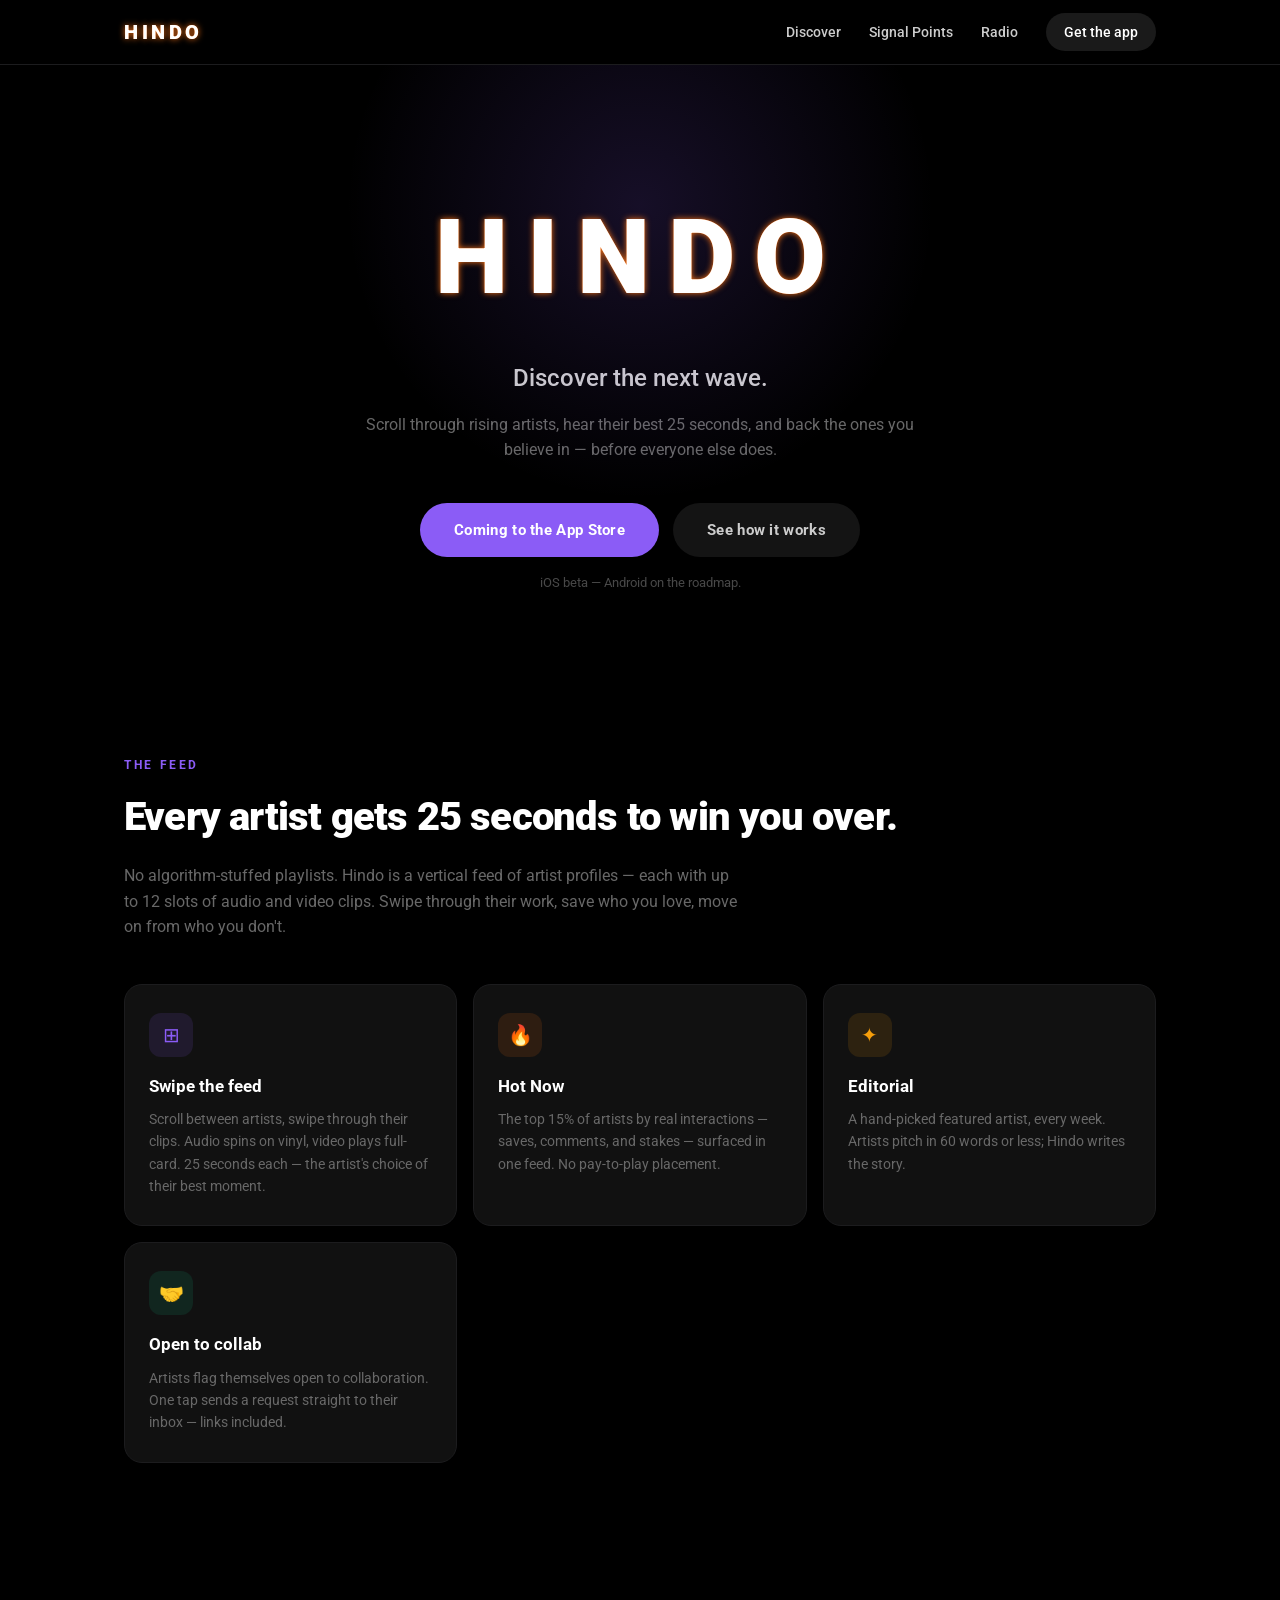
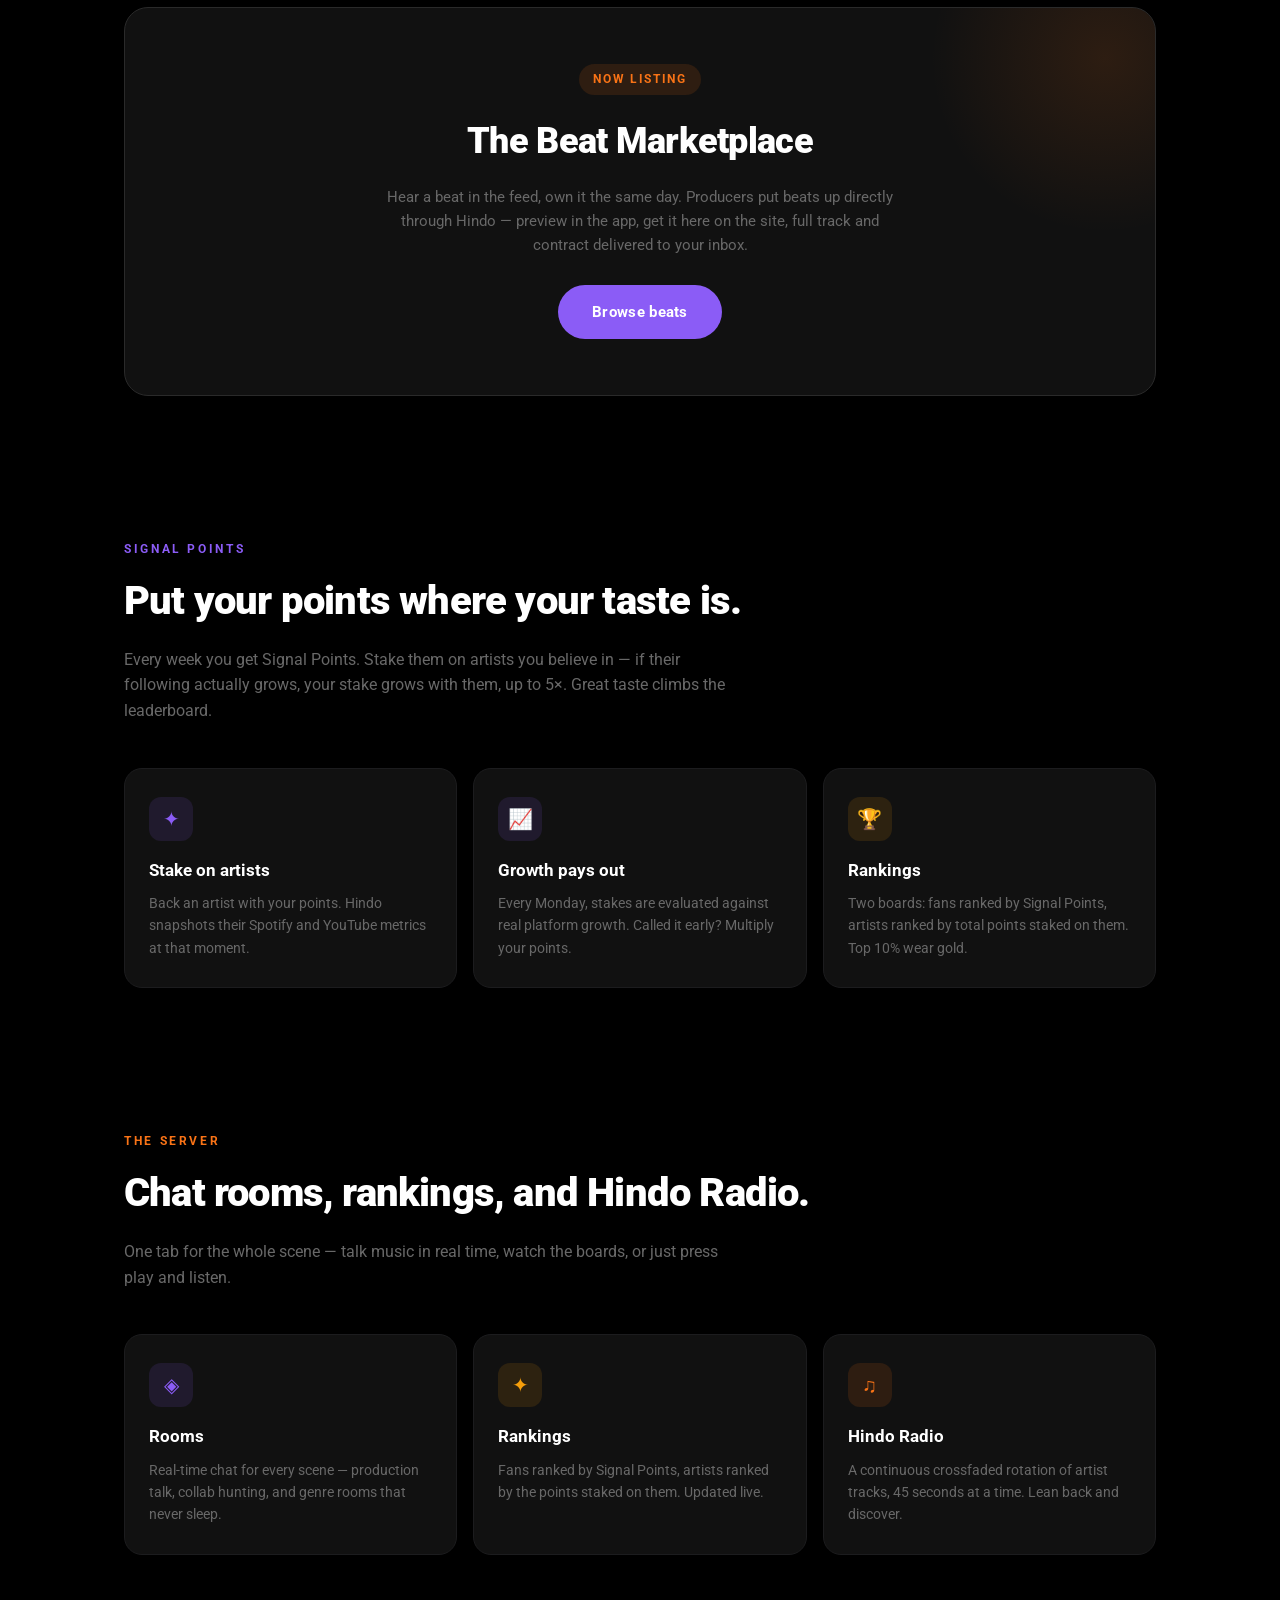
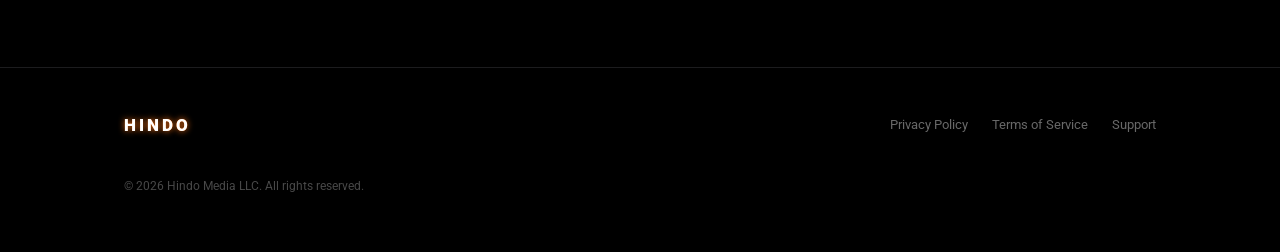
<file: index.html>
<!DOCTYPE html>
<html lang="en">
<head>
  <meta charset="UTF-8" />
  <meta name="viewport" content="width=device-width, initial-scale=1.0" />
  <title>Hindo — Discover the next wave</title>
  <meta name="description" content="Hindo is a music discovery app where you scroll through rising artists, hear their best 25 seconds, and back the ones you believe in with Signal Points." />
  <meta property="og:title" content="Hindo — Discover the next wave" />
  <meta property="og:description" content="Scroll through rising artists, hear their best 25 seconds, and back the ones you believe in." />
  <meta property="og:type" content="website" />
  <link rel="preconnect" href="https://fonts.googleapis.com" />
  <link rel="preconnect" href="https://fonts.gstatic.com" crossorigin />
  <link href="https://fonts.googleapis.com/css2?family=Roboto:wght@400;500;700;900&display=swap" rel="stylesheet" />
  <link rel="stylesheet" href="styles.css" />
</head>
<body>

  <nav>
    <div class="container nav-inner">
      <a class="logo" href="#"><span class="glow">HINDO</span><span class="fill">HINDO</span></a>
      <div class="nav-links">
        <a href="#discover">Discover</a>
        <a href="#signal">Signal Points</a>
        <a href="#radio">Radio</a>
        <a class="nav-cta" href="#get">Get the app</a>
      </div>
    </div>
  </nav>

  <!-- ── Hero ── -->
  <header class="hero">
    <div class="container">
      <span class="logo"><span class="glow">HINDO</span><span class="fill">HINDO</span></span>
      <p class="tagline">Discover the next wave.</p>
      <p class="sub">
        Scroll through rising artists, hear their best 25 seconds,
        and back the ones you believe in — before everyone else does.
      </p>
      <div class="hero-actions" id="get">
        <a class="btn btn-primary" href="#">Coming to the App&nbsp;Store</a>
        <a class="btn btn-ghost" href="#discover">See how it works</a>
      </div>
      <p class="hero-note">iOS beta — Android on the roadmap.</p>
    </div>
  </header>

  <!-- ── Discovery ── -->
  <section id="discover">
    <div class="container">
      <p class="section-kicker">The feed</p>
      <h2 class="section-title">Every artist gets 25 seconds to win you over.</h2>
      <p class="section-sub">
        No algorithm-stuffed playlists. Hindo is a vertical feed of artist profiles —
        each with up to 12 slots of audio and video clips. Swipe through their work,
        save who you love, move on from who you don't.
      </p>
      <div class="grid">
        <div class="card">
          <div class="icon">⊞</div>
          <h3>Swipe the feed</h3>
          <p>Scroll between artists, swipe through their clips. Audio spins on vinyl, video plays full-card. 25 seconds each — the artist's choice of their best moment.</p>
        </div>
        <div class="card">
          <div class="icon orange">🔥</div>
          <h3>Hot Now</h3>
          <p>The top 15% of artists by real interactions — saves, comments, and stakes — surfaced in one feed. No pay-to-play placement.</p>
        </div>
        <div class="card">
          <div class="icon amber">✦</div>
          <h3>Editorial</h3>
          <p>A hand-picked featured artist, every week. Artists pitch in 60 words or less; Hindo writes the story.</p>
        </div>
        <div class="card">
          <div class="icon green">🤝</div>
          <h3>Open to collab</h3>
          <p>Artists flag themselves open to collaboration. One tap sends a request straight to their inbox — links included.</p>
        </div>
      </div>
    </div>
  </section>

  <!-- ── Beat marketplace — top revenue surface, keep directly under The Feed ── -->
  <section id="beats">
    <div class="container">
      <div class="marketplace">
        <span class="badge">Now listing</span>
        <h2>The Beat Marketplace</h2>
        <p>
          Hear a beat in the feed, own it the same day. Producers put beats
          up directly through Hindo — preview in the app, get it here on the
          site, full track and contract delivered to your inbox.
        </p>
        <div class="hero-actions" style="margin-top: 28px;">
          <a class="btn btn-primary" href="beats.html">Browse beats</a>
        </div>
      </div>
    </div>
  </section>

  <!-- ── Signal Points ── -->
  <section id="signal">
    <div class="container">
      <p class="section-kicker">Signal Points</p>
      <h2 class="section-title">Put your points where your taste is.</h2>
      <p class="section-sub">
        Every week you get Signal Points. Stake them on artists you believe in —
        if their following actually grows, your stake grows with them, up to 5×.
        Great taste climbs the leaderboard.
      </p>
      <div class="grid">
        <div class="card">
          <div class="icon">✦</div>
          <h3>Stake on artists</h3>
          <p>Back an artist with your points. Hindo snapshots their Spotify and YouTube metrics at that moment.</p>
        </div>
        <div class="card">
          <div class="icon">📈</div>
          <h3>Growth pays out</h3>
          <p>Every Monday, stakes are evaluated against real platform growth. Called it early? Multiply your points.</p>
        </div>
        <div class="card">
          <div class="icon amber">🏆</div>
          <h3>Rankings</h3>
          <p>Two boards: fans ranked by Signal Points, artists ranked by total points staked on them. Top 10% wear gold.</p>
        </div>
      </div>
    </div>
  </section>

  <!-- ── Radio + Server ── -->
  <section id="radio">
    <div class="container">
      <p class="section-kicker orange">The Server</p>
      <h2 class="section-title">Chat rooms, rankings, and Hindo Radio.</h2>
      <p class="section-sub">
        One tab for the whole scene — talk music in real time, watch the boards,
        or just press play and listen.
      </p>
      <div class="grid">
        <div class="card">
          <div class="icon">◈</div>
          <h3>Rooms</h3>
          <p>Real-time chat for every scene — production talk, collab hunting, and genre rooms that never sleep.</p>
        </div>
        <div class="card">
          <div class="icon amber">✦</div>
          <h3>Rankings</h3>
          <p>Fans ranked by Signal Points, artists ranked by the points staked on them. Updated live.</p>
        </div>
        <div class="card">
          <div class="icon orange">♫</div>
          <h3>Hindo Radio</h3>
          <p>A continuous crossfaded rotation of artist tracks, 45 seconds at a time. Lean back and discover.</p>
        </div>
      </div>
    </div>
  </section>

  <footer>
    <div class="container footer-inner">
      <a class="logo" href="#"><span class="glow">HINDO</span><span class="fill">HINDO</span></a>
      <div class="footer-links">
        <a href="privacy.html">Privacy Policy</a>
        <a href="terms.html">Terms of Service</a>
        <a href="support.html">Support</a>
      </div>
      <p class="copyright">© 2026 Hindo Media LLC. All rights reserved.</p>
    </div>
  </footer>

</body>
</html>
</file>
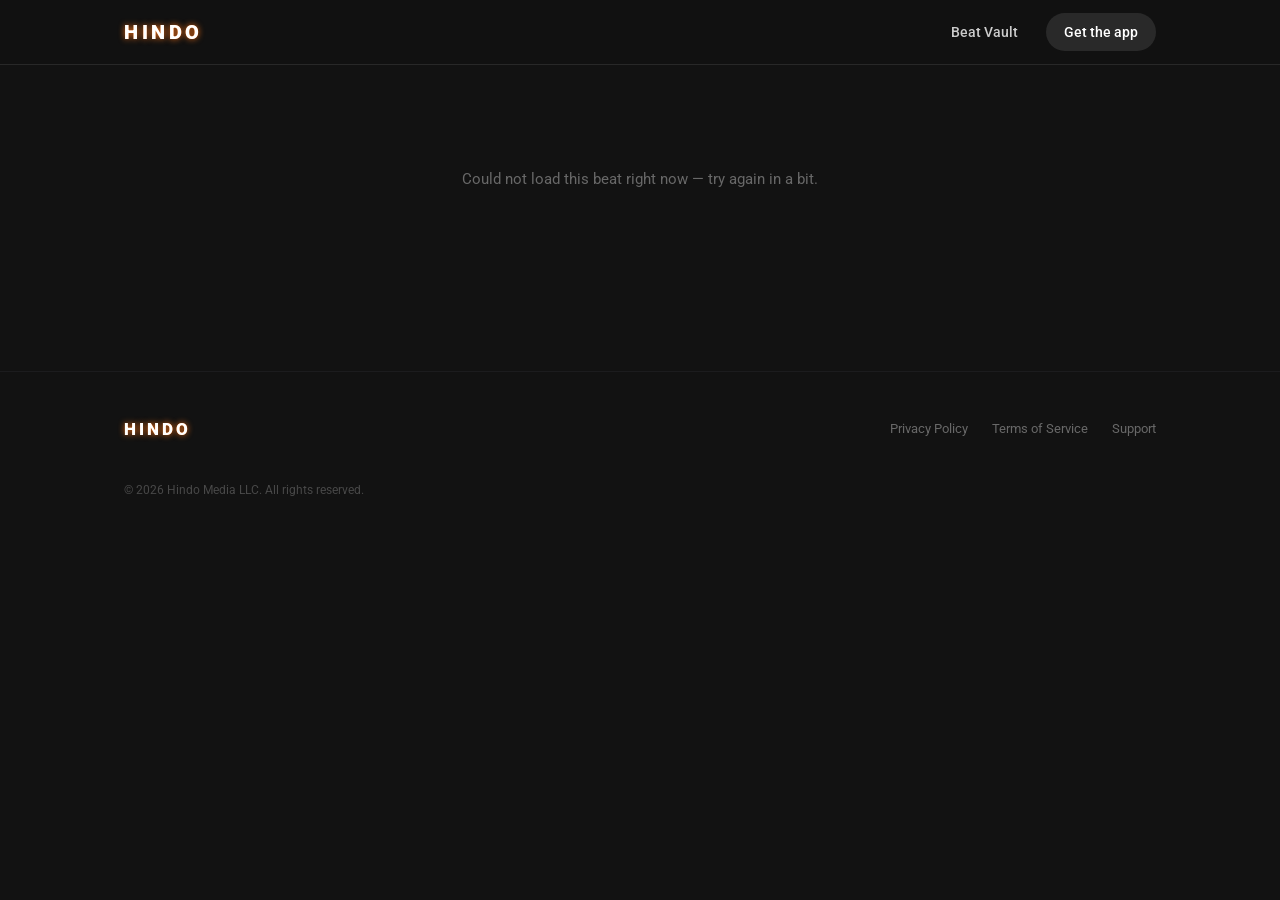
<file: beat.html>
<!DOCTYPE html>
<html lang="en">
<head>
  <meta charset="UTF-8" />
  <meta name="viewport" content="width=device-width, initial-scale=1.0" />
  <title>Hindo — Beat Vault</title>
  <meta name="description" content="A Hindo producer's beats — preview the clip, then get the full track and licence by email." />
  <link rel="preconnect" href="https://fonts.googleapis.com" />
  <link rel="preconnect" href="https://fonts.gstatic.com" crossorigin />
  <link href="https://fonts.googleapis.com/css2?family=Roboto:wght@400;500;700;900&display=swap" rel="stylesheet" />
  <link rel="stylesheet" href="styles.css" />
  <style>
    /* The producer's card, built to read like the app's SwipeCard: square
       cover card with the spinning vinyl, info block, transport row, and the
       action pill — only for-sale beats as slots. Opened from the app's
       "Get This Beat" (beat.html?beat={slotId}). */
    body { background: #121212; }
    nav { background: rgba(18, 18, 18, 0.86); border-bottom-color: #282828; }
    .card-wrap { max-width: 440px; margin: 0 auto; padding: 22px 16px 60px; }

    .cover {
      position: relative; width: 100%; aspect-ratio: 1;
      background: #171717; border-radius: 18px; overflow: hidden;
      display: flex; align-items: center; justify-content: center;
    }
    .bars { position: absolute; top: 12px; left: 14px; right: 14px; display: flex; gap: 4px; z-index: 2; }
    .bar { flex: 1; height: 3px; border-radius: 2px; background: rgba(255, 255, 255, 0.22); }
    .bar.on { background: #fff; }
    .star {
      position: absolute; top: 24px; right: 14px; z-index: 2;
      color: #F59E0B; font-size: 18px;
    }
    .badge {
      position: absolute; bottom: 12px; left: 12px; z-index: 2;
      font-size: 10px; font-weight: 700; letter-spacing: 0.12em;
      color: #ccc; background: rgba(0, 0, 0, 0.5); padding: 4px 9px; border-radius: 10px;
    }

    /* Vinyl: dark grooves, cover art on the label, black spindle hole */
    .disc {
      width: 78%; aspect-ratio: 1; border-radius: 50%;
      background: repeating-radial-gradient(circle, #1a1a1a 0 2px, #0f0f0f 2px 4px);
      box-shadow: 0 0 46px rgba(139, 92, 246, 0.28);
      display: flex; align-items: center; justify-content: center;
      animation: spin 6s linear infinite; animation-play-state: paused;
    }
    .disc.playing { animation-play-state: running; }
    .label {
      width: 42%; aspect-ratio: 1; border-radius: 50%;
      background: #8B5CF6 center / cover no-repeat;
      border: 3px solid #0d0d0d; position: relative;
    }
    .label::after {
      content: ''; position: absolute; left: 50%; top: 50%;
      width: 12%; aspect-ratio: 1; border-radius: 50%;
      background: #000; transform: translate(-50%, -50%);
    }
    @keyframes spin { to { transform: rotate(360deg); } }

    .info { padding: 18px 2px 0; }
    .artist-row { display: flex; align-items: center; justify-content: space-between; gap: 12px; }
    .artist { font-size: 26px; font-weight: 700; letter-spacing: -0.02em; line-height: 1.15; }
    .avatar {
      width: 44px; height: 44px; border-radius: 50%; flex-shrink: 0;
      background: #242424 center / cover no-repeat;
      display: flex; align-items: center; justify-content: center;
      font-weight: 700; color: #686868;
    }
    .title { margin-top: 4px; font-size: 15px; color: #E5E5E5; font-weight: 500; }
    .meta { margin-top: 10px; display: flex; flex-wrap: wrap; align-items: center; gap: 8px; font-size: 12px; color: #686868; }
    .pill { padding: 3px 10px; border-radius: 12px; font-weight: 500; }
    .pill.genre { color: #8B5CF6; background: rgba(139, 92, 246, 0.16); }
    .pill.role { color: #60A5FA; background: rgba(96, 165, 250, 0.14); }

    .tags { margin-top: 10px; display: flex; flex-wrap: wrap; gap: 6px; }
    .tag { font-size: 11px; font-weight: 500; color: #F97316; background: rgba(249, 115, 22, 0.12); padding: 3px 9px; border-radius: 10px; }
    .links { margin-top: 26px; display: flex; flex-wrap: wrap; justify-content: center; gap: 8px; }
    .link {
      display: inline-flex; align-items: center; gap: 7px;
      padding: 9px 14px; border-radius: 20px; text-decoration: none;
      background: rgba(255, 255, 255, 0.08); color: #E5E5E5; font-size: 13px; font-weight: 500;
    }
    .link:hover { background: rgba(255, 255, 255, 0.14); }
    .link i { width: 8px; height: 8px; border-radius: 50%; display: inline-block; }
    .order-banner {
      background: rgba(16, 185, 129, 0.1); border: 1px solid rgba(16, 185, 129, 0.32);
      border-radius: 16px; padding: 16px 18px; margin-bottom: 18px; font-size: 14px; color: #CCCCCC; line-height: 1.6;
    }
    .order-banner strong { color: #10B981; }
    .progress { margin-top: 16px; height: 3px; border-radius: 2px; background: #282828; overflow: hidden; }
    .progress-fill { height: 100%; width: 0; background: #fff; }
    .timer { margin-top: 6px; display: flex; justify-content: space-between; font-size: 11px; color: #686868; font-variant-numeric: tabular-nums; }

    .controls { margin-top: 12px; display: flex; align-items: center; justify-content: center; gap: 34px; }
    .nav-btn {
      background: none; border: none; color: rgba(255, 255, 255, 0.65);
      font-size: 34px; line-height: 1; cursor: pointer; padding: 4px 10px; font-family: inherit;
    }
    .nav-btn[disabled] { opacity: 0.2; cursor: default; }
    .play {
      width: 54px; height: 54px; border-radius: 50%; border: none; cursor: pointer;
      background: rgba(255, 255, 255, 0.92); box-shadow: 0 2px 5px rgba(0, 0, 0, 0.18);
      display: flex; align-items: center; justify-content: center;
    }
    .play svg { width: 22px; height: 22px; fill: #121212; }

    .get {
      margin-top: 22px; width: 100%; border: none; cursor: pointer;
      padding: 15px; border-radius: 26px; font-family: inherit;
      font-size: 15px; font-weight: 700; letter-spacing: 0.01em;
      background: #F97316; color: #fff;
    }
    .get:hover { filter: brightness(1.07); }
    .get[disabled] { background: #242424; color: #686868; cursor: default; filter: none; }
    .fineprint { margin-top: 10px; text-align: center; font-size: 12px; color: #686868; line-height: 1.6; }
    .browse { display: block; margin-top: 22px; text-align: center; color: #CCCCCC; font-size: 13px; text-decoration: none; }
    .browse:hover { color: #fff; }
    .status { text-align: center; color: #686868; padding: 80px 0; font-size: 15px; }
  </style>
</head>
<body>

  <nav>
    <div class="container nav-inner">
      <a class="logo" href="index.html"><span class="glow">HINDO</span><span class="fill">HINDO</span></a>
      <div class="nav-links">
        <a href="beats.html">Beat Vault</a>
        <a class="nav-cta" href="index.html#get">Get the app</a>
      </div>
    </div>
  </nav>

  <main class="card-wrap">
    <div id="order-banner" class="order-banner" hidden></div>
    <div id="status" class="status">Loading…</div>

    <div id="card" hidden>
      <div class="cover">
        <div id="bars" class="bars"></div>
        <span class="star" title="For sale">★</span>
        <div id="disc" class="disc"><div id="label" class="label"></div></div>
        <span class="badge">BEAT</span>
      </div>

      <div class="info">
        <div class="artist-row">
          <div id="artist" class="artist"></div>
          <div id="avatar" class="avatar"></div>
        </div>
        <div id="title" class="title"></div>
        <div id="meta" class="meta"></div>
        <div id="tags" class="tags"></div>
        <div class="progress"><div id="fill" class="progress-fill"></div></div>
        <div class="timer"><span id="elapsed">0:00</span><span id="total">0:00</span></div>
      </div>

      <div class="controls">
        <button id="prev" class="nav-btn" aria-label="Previous beat">‹</button>
        <button id="play" class="play" aria-label="Play preview"></button>
        <button id="next" class="nav-btn" aria-label="Next beat">›</button>
      </div>

      <button id="get" class="get">Get this Beat</button>
      <p id="fineprint" class="fineprint"></p>
      <div id="links" class="links"></div>
      <a class="browse" href="beats.html">Browse the Beat Vault →</a>
    </div>
  </main>

  <footer>
    <div class="container footer-inner">
      <a class="logo" href="index.html"><span class="glow">HINDO</span><span class="fill">HINDO</span></a>
      <div class="footer-links">
        <a href="privacy.html">Privacy Policy</a>
        <a href="terms.html">Terms of Service</a>
        <a href="support.html">Support</a>
      </div>
      <p class="copyright">© 2026 Hindo Media LLC. All rights reserved.</p>
    </div>
  </footer>

  <script>
    // Public anon credentials — same ones shipped inside the app bundle and
    // beats.html. Reads go through beat_marketplace() (producers-only rows).
    const SUPABASE_URL = 'https://zcjpptguiohqzjnyyxhq.supabase.co';
    const SUPABASE_ANON_KEY = 'eyJhbGciOiJIUzI1NiIsInR5cCI6IkpXVCJ9.eyJpc3MiOiJzdXBhYmFzZSIsInJlZiI6InpjanBwdGd1aW9ocXpqbnl5eGhxIiwicm9sZSI6ImFub24iLCJpYXQiOjE3Nzg3NTYwOTksImV4cCI6MjA5NDMzMjA5OX0.a9zO5fDhCI4-qzwOl7m6oePU_iNmHJFO6D9VAFfcheg';
    const EDGE_URL = `${SUPABASE_URL}/functions/v1`;
    // New listings: ≤30s preview file cut by the app (BEAT_PREVIEW_SECONDS).
    // Older listings were allowed 40s, so that stays the ceiling.
    const PREVIEW_SECONDS = 30;
    const MAX_PREVIEW_SECONDS = 40;

    const PLAY_ICON = '<svg viewBox="0 0 24 24"><path d="M8 5.5v13l11-6.5z"/></svg>';
    const PAUSE_ICON = '<svg viewBox="0 0 24 24"><path d="M7 5h3.5v14H7zM13.5 5H17v14h-3.5z"/></svg>';
    const $ = (id) => document.getElementById(id);

    // Same platforms + colours as SOCIAL_PLATFORMS in the app's lib/constants.ts
    const SOCIAL = [
      ['spotify', 'Spotify', '#1DB954'],
      ['appleMusic', 'Apple Music', '#FC3C44'],
      ['youtube', 'YouTube', '#FF0000'],
      ['instagram', 'Instagram', '#E1306C'],
      ['twitter', 'Twitter', '#1DA1F2'],
      ['soundcloud', 'SoundCloud', '#FF5500'],
    ];
    const ROLE_LABEL = { artist: 'Vocalist', producer: 'Producer', engineer: 'Engineer', dj: 'DJ' };
    let roles = ['producer'];   // replaced by the producer's real roles once loaded

    let beats = [];      // this producer's for-sale beats
    let index = 0;
    const player = new Audio();
    let raf = null;

    const fmt = (s) => `${Math.floor(s / 60)}:${String(Math.floor(s % 60)).padStart(2, '0')}`;
    const clipStart = (b) => b.clip_start || 0;
    const clipLen = (b) => Math.min(b.clip_duration || PREVIEW_SECONDS, MAX_PREVIEW_SECONDS);

    function setPlaying(on) {
      $('play').innerHTML = on ? PAUSE_ICON : PLAY_ICON;
      $('play').setAttribute('aria-label', on ? 'Pause preview' : 'Play preview');
      $('disc').classList.toggle('playing', on);
    }

    function stop() {
      player.pause();
      cancelAnimationFrame(raf);
      setPlaying(false);
    }

    // Progress runs off the audio clock, windowed to the clip like the app
    function tick() {
      const b = beats[index];
      const t = Math.max(0, player.currentTime - clipStart(b));
      const len = clipLen(b);
      if (t >= len) {
        stop();
        player.currentTime = clipStart(b);
        $('fill').style.width = '100%';
        $('elapsed').textContent = fmt(len);
        return;
      }
      $('fill').style.width = `${(t / len) * 100}%`;
      $('elapsed').textContent = fmt(t);
      raf = requestAnimationFrame(tick);
    }

    function togglePlay() {
      const b = beats[index];
      if (!b.audio_url) return;
      if (!player.paused) { stop(); return; }
      // Restart the window if it already finished (same rule as the app)
      if (player.currentTime < clipStart(b) || player.currentTime >= clipStart(b) + clipLen(b)) {
        player.currentTime = clipStart(b);
      }
      player.play().then(() => { setPlaying(true); raf = requestAnimationFrame(tick); }).catch(() => {});
    }

    function show(i) {
      stop();
      index = i;
      const b = beats[index];
      player.src = b.audio_url || '';
      player.currentTime = clipStart(b);

      $('bars').innerHTML = beats.length > 1
        ? beats.map((_, k) => `<div class="bar${k === index ? ' on' : ''}"></div>`).join('')
        : '';
      const art = b.cover_url || b.avatar_url;
      $('label').style.backgroundImage = art ? `url("${encodeURI(art)}")` : '';
      $('title').textContent = b.title;
      $('fill').style.width = '0';
      $('elapsed').textContent = '0:00';
      $('total').textContent = fmt(clipLen(b));
      $('prev').disabled = index === 0;
      $('next').disabled = index === beats.length - 1;

      const meta = [];
      roles.forEach((r) => meta.push(`<span class="pill role">${esc(ROLE_LABEL[r] || r)}</span>`));
      if (b.genre) meta.push(`<span class="pill genre">${esc(b.genre)}</span>`);
      if (b.city) meta.push(`<span>${esc(b.city)}</span>`);
      if (beats.length > 1) meta.push(`<span>${index + 1} / ${beats.length}</span>`);
      $('meta').innerHTML = meta.join('<span>·</span>');

      const get = $('get');
      get.disabled = !b.sellable;
      get.textContent = b.sellable
        ? `Get this Beat${b.price != null ? ' · $' + Number(b.price).toFixed(2) : ''}`
        : 'Not ready yet';
      $('fineprint').textContent = b.sellable
        ? 'Secure checkout by Stripe. The full track and your licence PDF arrive by email.'
        : 'This producer is still setting up payouts — check back soon.';

      history.replaceState({}, '', `${location.pathname}?beat=${b.slot_id}`);
    }

    // Same rule as normalizeUrl() in the app: bare handles/domains get https://
    function normalizeUrl(raw) {
      const v = (raw || '').trim();
      if (!v) return '';
      return /^https?:\/\//i.test(v) ? v : `https://${v.replace(/^\/+/, '')}`;
    }

    // Tags, roles and social links aren't in beat_marketplace(); profiles are
    // publicly readable, so fetch just those three columns for this producer.
    function loadProfileExtras(producerId) {
      fetch(`${SUPABASE_URL}/rest/v1/profiles?select=tags,roles,social_links&id=eq.${encodeURIComponent(producerId)}`, {
        headers: { apikey: SUPABASE_ANON_KEY, Authorization: `Bearer ${SUPABASE_ANON_KEY}` },
      })
        .then((r) => (r.ok ? r.json() : []))
        .then(([p]) => {
          if (!p) return;
          if (Array.isArray(p.roles) && p.roles.length) {
            // A beat in the Vault means they produce, whatever else they list
            roles = p.roles.includes('producer') ? p.roles : ['producer', ...p.roles];
            show(index);
          }
          $('tags').innerHTML = (p.tags || []).map((t) => `<span class="tag">${esc(t)}</span>`).join('');
          const links = p.social_links || {};
          $('links').innerHTML = SOCIAL
            .filter(([key]) => normalizeUrl(links[key]))
            .map(([key, label, color]) =>
              `<a class="link" href="${esc(normalizeUrl(links[key]))}" target="_blank" rel="noopener noreferrer"><i style="background:${color}"></i>${label}</a>`)
            .join('');
        })
        .catch(() => {});
    }

    function esc(s) {
      const d = document.createElement('div');
      d.textContent = s ?? '';
      return d.innerHTML;
    }

    // Same contract as beats.html: send only the slot id; the edge function
    // reads price, producer and payout account server-side.
    async function checkout() {
      const b = beats[index];
      const btn = $('get');
      const original = btn.textContent;
      btn.disabled = true;
      btn.textContent = 'One moment…';
      try {
        const res = await fetch(`${EDGE_URL}/create-beat-checkout`, {
          method: 'POST',
          headers: { apikey: SUPABASE_ANON_KEY, 'Content-Type': 'application/json' },
          body: JSON.stringify({ slot_id: b.slot_id }),
        });
        const data = await res.json();
        if (!res.ok || !data.url) throw new Error(data.error || 'Could not start checkout');
        stop();
        window.location.href = data.url;
      } catch (e) {
        btn.disabled = false;
        btn.textContent = original;
        alert(e.message || 'Something went wrong — try again in a moment.');
      }
    }

    function render(rows) {
      const slotId = new URLSearchParams(location.search).get('beat');
      const target = rows.find((r) => r.slot_id === slotId);
      if (!target) {
        $('status').innerHTML = 'That beat isn\'t available anymore. <a href="beats.html" style="color:#F97316">Browse the Beat Vault</a>';
        return;
      }
      beats = rows.filter((r) => r.producer_id === target.producer_id);
      document.title = `${target.producer} — Beat Vault · Hindo`;
      $('artist').textContent = target.producer;
      if (target.avatar_url) $('avatar').style.backgroundImage = `url("${encodeURI(target.avatar_url)}")`;
      else $('avatar').textContent = (target.producer[0] || '').toUpperCase();

      $('status').hidden = true;
      $('card').hidden = false;
      show(beats.findIndex((b) => b.slot_id === slotId));
      loadProfileExtras(target.producer_id);
    }

    // Stripe sends the buyer back here after paying. The email is the real
    // receipt; this is just so the page doesn't look like nothing happened.
    function showOrderBanner() {
      const params = new URLSearchParams(location.search);
      if (params.get('order') !== 'done') return;
      $('order-banner').innerHTML = `<strong>Payment received.</strong> Check your email — the download
        link and your licence PDF are on their way. The link is good for 7 days, so save the file.`;
      $('order-banner').hidden = false;
    }

    $('play').addEventListener('click', togglePlay);
    $('prev').addEventListener('click', () => index > 0 && show(index - 1));
    $('next').addEventListener('click', () => index < beats.length - 1 && show(index + 1));
    $('get').addEventListener('click', checkout);
    document.addEventListener('keydown', (e) => {
      if (e.key === 'ArrowLeft' && index > 0) show(index - 1);
      if (e.key === 'ArrowRight' && index < beats.length - 1) show(index + 1);
    });
    setPlaying(false);
    showOrderBanner();

    fetch(`${SUPABASE_URL}/rest/v1/rpc/beat_marketplace`, {
      method: 'POST',
      headers: {
        apikey: SUPABASE_ANON_KEY,
        Authorization: `Bearer ${SUPABASE_ANON_KEY}`,
        'Content-Type': 'application/json',
      },
      body: '{}',
    })
      .then((r) => (r.ok ? r.json() : Promise.reject(new Error('rpc failed'))))
      .then(render)
      .catch(() => { $('status').textContent = 'Could not load this beat right now — try again in a bit.'; });
  </script>

</body>
</html>
</file>
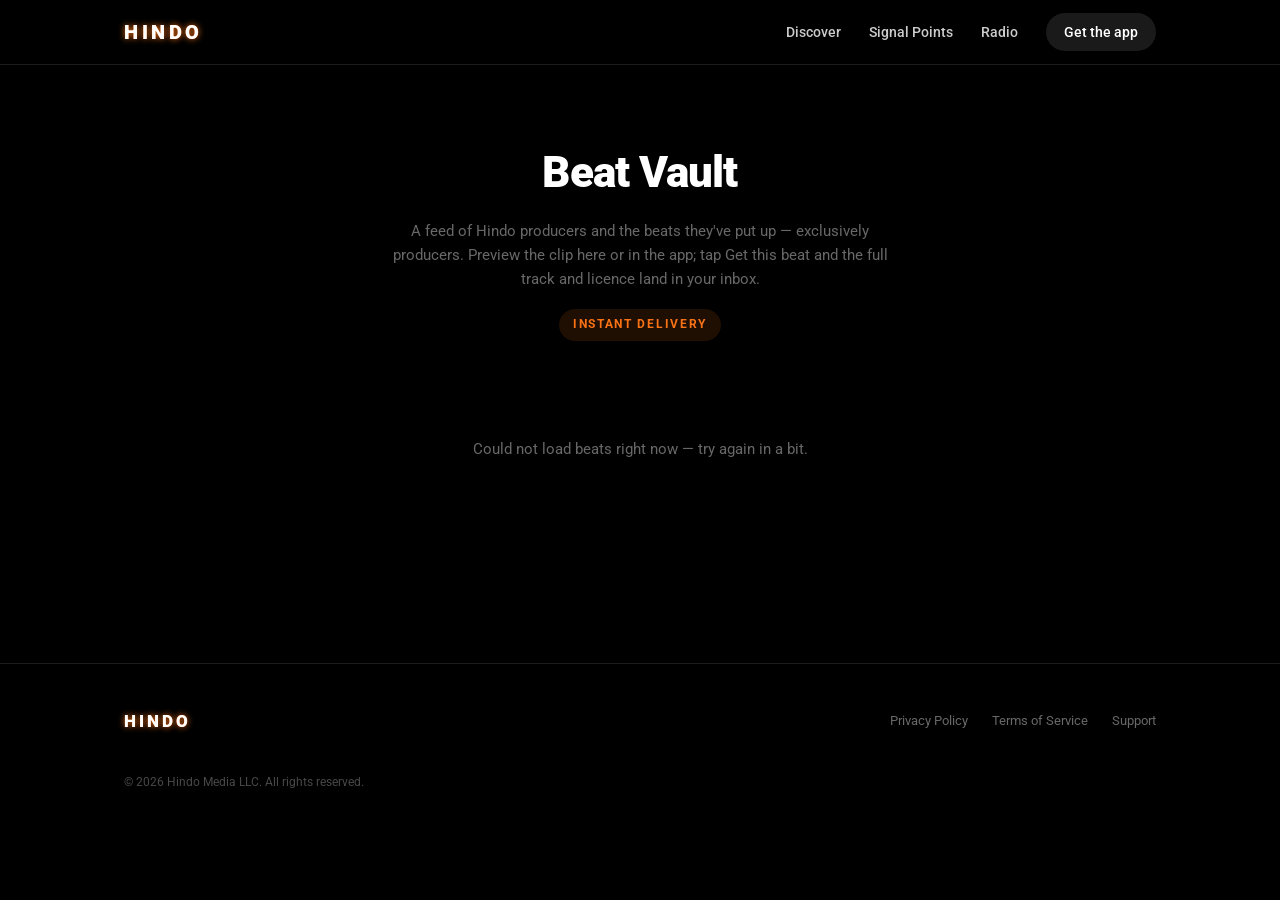
<file: beats.html>
<!DOCTYPE html>
<html lang="en">
<head>
  <meta charset="UTF-8" />
  <meta name="viewport" content="width=device-width, initial-scale=1.0" />
  <title>Hindo — Beat Vault</title>
  <meta name="description" content="Beats for sale from Hindo producers. Preview in the app or here, own it the same day." />
  <link rel="preconnect" href="https://fonts.googleapis.com" />
  <link rel="preconnect" href="https://fonts.gstatic.com" crossorigin />
  <link href="https://fonts.googleapis.com/css2?family=Roboto:wght@400;500;700;900&display=swap" rel="stylesheet" />
  <link rel="stylesheet" href="styles.css" />
  <style>
    /* Page-specific styles for the marketplace grid */
    .beats-hero { padding: 72px 0 36px; text-align: center; }
    .beats-hero h1 { font-size: clamp(30px, 5vw, 44px); font-weight: 900; letter-spacing: -0.02em; }
    .beats-hero p { margin: 12px auto 0; max-width: 520px; color: var(--muted); font-size: 15px; }
    .beats-note {
      display: inline-block; margin-top: 18px;
      font-size: 12px; font-weight: 700; letter-spacing: 0.14em; text-transform: uppercase;
      color: var(--orange); background: rgba(249, 115, 22, 0.12);
      padding: 6px 14px; border-radius: 20px;
    }
    .beat-grid {
      display: grid;
      grid-template-columns: repeat(auto-fill, minmax(300px, 1fr));
      gap: 16px;
      padding-bottom: 72px;
    }
    .beat-card {
      background: var(--surface);
      border: 1px solid var(--border);
      border-radius: 18px;
      padding: 18px;
      display: flex;
      align-items: center;
      gap: 14px;
      transition: border-color 0.2s;
    }
    .beat-card.highlight { border-color: var(--orange); }
    .beat-cover {
      width: 64px; height: 64px; border-radius: 12px;
      background: var(--surface-2);
      display: flex; align-items: center; justify-content: center;
      font-size: 22px; color: var(--faint);
      background-size: cover; background-position: center;
      cursor: pointer; position: relative; flex-shrink: 0;
      border: none; padding: 0;
    }
    .beat-cover::after {
      content: attr(data-state);
      position: absolute; inset: 0;
      display: flex; align-items: center; justify-content: center;
      background: rgba(0, 0, 0, 0.45); border-radius: 12px;
      color: #fff; font-size: 18px;
    }
    .beat-meta { flex: 1; min-width: 0; }
    .beat-title {
      font-size: 15px; font-weight: 700; color: var(--text);
      white-space: nowrap; overflow: hidden; text-overflow: ellipsis;
      display: block; text-decoration: none;
    }
    a.beat-title:hover { text-decoration: underline; }
    .beat-producer { font-size: 12px; color: var(--muted); margin-top: 2px; }
    .beat-price { font-size: 13px; font-weight: 700; color: var(--orange); margin-top: 6px; }
    .beat-buy {
      background: rgba(249, 115, 22, 0.14); color: var(--orange);
      border: none; border-radius: 20px;
      font-family: inherit; font-size: 12px; font-weight: 700;
      padding: 10px 16px; cursor: pointer; white-space: nowrap;
    }
    .beat-buy:hover { background: rgba(249, 115, 22, 0.22); }
    .beat-buy[disabled] {
      background: var(--surface-2); color: var(--faint); cursor: default;
    }
    .beat-buy[disabled]:hover { background: var(--surface-2); }
    .status { text-align: center; color: var(--muted); padding: 60px 0 90px; font-size: 15px; }
    .order-banner {
      background: rgba(16, 185, 129, 0.1);
      border: 1px solid rgba(16, 185, 129, 0.32);
      border-radius: 16px; padding: 18px 20px; margin-bottom: 24px;
    }
    .order-banner strong { color: #10B981; }
    .order-banner p { margin: 6px 0 0; color: var(--muted); font-size: 14px; line-height: 1.6; }
  </style>
</head>
<body>

  <nav>
    <div class="container nav-inner">
      <a class="logo" href="index.html"><span class="glow">HINDO</span><span class="fill">HINDO</span></a>
      <div class="nav-links">
        <a href="index.html#discover">Discover</a>
        <a href="index.html#signal">Signal Points</a>
        <a href="index.html#radio">Radio</a>
        <a class="nav-cta" href="index.html#get">Get the app</a>
      </div>
    </div>
  </nav>

  <header class="beats-hero">
    <div class="container">
      <h1>Beat Vault</h1>
      <p>
        A feed of Hindo producers and the beats they've put up —
        exclusively producers. Preview the clip here or in the app;
        tap Get this beat and the full track and licence land in your inbox.
      </p>
      <span class="beats-note">Instant delivery</span>
    </div>
  </header>

  <main class="container">
    <div id="order-banner" class="order-banner" hidden></div>
    <div id="status" class="status">Loading beats…</div>
    <div id="grid" class="beat-grid" hidden></div>
  </main>

  <footer>
    <div class="container footer-inner">
      <a class="logo" href="index.html"><span class="glow">HINDO</span><span class="fill">HINDO</span></a>
      <div class="footer-links">
        <a href="privacy.html">Privacy Policy</a>
        <a href="terms.html">Terms of Service</a>
        <a href="support.html">Support</a>
      </div>
      <p class="copyright">© 2026 Hindo Media LLC. All rights reserved.</p>
    </div>
  </footer>

  <script>
    // Public anon credentials — same ones shipped inside the app bundle.
    // Reads go through the beat_marketplace() RPC (security definer, producers-only rows).
    const SUPABASE_URL = 'https://zcjpptguiohqzjnyyxhq.supabase.co';
    const SUPABASE_ANON_KEY = 'eyJhbGciOiJIUzI1NiIsInR5cCI6IkpXVCJ9.eyJpc3MiOiJzdXBhYmFzZSIsInJlZiI6InpjanBwdGd1aW9ocXpqbnl5eGhxIiwicm9sZSI6ImFub24iLCJpYXQiOjE3Nzg3NTYwOTksImV4cCI6MjA5NDMzMjA5OX0.a9zO5fDhCI4-qzwOl7m6oePU_iNmHJFO6D9VAFfcheg';

    const EDGE_URL = `${SUPABASE_URL}/functions/v1`;

    const statusEl = document.getElementById('status');
    const gridEl = document.getElementById('grid');
    const bannerEl = document.getElementById('order-banner');

    // Single shared preview player — plays each beat's clip window
    const player = new Audio();
    let playing = null;   // slot_id currently previewing
    let stopTimer = null;

    function stopPreview() {
      player.pause();
      clearTimeout(stopTimer);
      if (playing) {
        const btn = document.getElementById('cover-' + playing);
        if (btn) btn.dataset.state = '▶';
      }
      playing = null;
    }

    function preview(beat) {
      if (playing === beat.slot_id) { stopPreview(); return; }
      stopPreview();
      if (!beat.audio_url) return;
      const start = beat.clip_start || 0;
      // Play the listing's own window. New listings are cut to a ≤30s preview
      // file by the app (BEAT_PREVIEW_SECONDS in lib/constants.ts); older ones
      // were listed with up to 40s, so 40 stays the ceiling.
      const dur = Math.min(beat.clip_duration || 30, 40);
      player.src = beat.audio_url;
      player.currentTime = start;
      player.play().then(() => {
        playing = beat.slot_id;
        document.getElementById('cover-' + beat.slot_id).dataset.state = '⏸';
        stopTimer = setTimeout(stopPreview, dur * 1000);
      }).catch(() => {});
    }

    function esc(s) {
      const d = document.createElement('div');
      d.textContent = s ?? '';
      return d.innerHTML;
    }

    // Hands a slot id to the edge function, which reads the price, the producer
    // and their payout account server-side and returns a Stripe Checkout URL.
    // Nothing about the price is decided in this browser.
    async function startCheckout(btn) {
      const slotId = btn.dataset.id;
      const original = btn.textContent;
      btn.disabled = true;
      btn.textContent = 'One moment…';
      try {
        const res = await fetch(`${EDGE_URL}/create-beat-checkout`, {
          method: 'POST',
          headers: {
            apikey: SUPABASE_ANON_KEY,
            'Content-Type': 'application/json',
          },
          body: JSON.stringify({ slot_id: slotId }),
        });
        const data = await res.json();
        if (!res.ok || !data.url) throw new Error(data.error || 'Could not start checkout');
        stopPreview();
        window.location.href = data.url;
      } catch (e) {
        btn.disabled = false;
        btn.textContent = original;
        alert(e.message || 'Something went wrong — try again in a moment.');
      }
    }

    // Stripe sends the buyer back here after paying. The email is the real
    // receipt; this is just so the page doesn't look like nothing happened.
    function showOrderBanner() {
      const params = new URLSearchParams(location.search);
      if (params.get('order') !== 'done') return;
      const beat = params.get('beat');
      bannerEl.innerHTML = `
        <strong>Payment received${beat ? ' — ' + esc(beat) : ''}.</strong>
        <p>
          Check your email: the download link and your licence PDF are on their way.
          The link is good for 7 days, so save the file somewhere safe.
        </p>`;
      bannerEl.hidden = false;
      history.replaceState({}, '', location.pathname);
    }

    function render(beats) {
      if (!beats.length) {
        statusEl.textContent = 'No beats listed yet — Hindo producers will start dropping soon.';
        return;
      }
      statusEl.hidden = true;
      gridEl.hidden = false;
      gridEl.innerHTML = beats.map((b) => `
        <div class="beat-card" id="beat-${b.slot_id}">
          <button class="beat-cover" id="cover-${b.slot_id}" data-state="▶"
                  style="${b.cover_url || b.avatar_url ? `background-image:url('${esc(b.cover_url || b.avatar_url)}')` : ''}"
                  aria-label="Preview ${esc(b.title)}"></button>
          <div class="beat-meta">
            <a class="beat-title" href="beat.html?beat=${b.slot_id}">${esc(b.title)}</a>
            <div class="beat-producer">${esc(b.producer)}${b.genre ? ' · ' + esc(b.genre) : ''}</div>
            ${b.price != null ? `<div class="beat-price">$${Number(b.price).toFixed(2)}</div>` : ''}
          </div>
          <button class="beat-buy" data-id="${b.slot_id}"
                  ${b.sellable ? '' : 'disabled'}
                  title="${b.sellable ? '' : 'This producer is still setting up'}">
            ${b.sellable ? 'Get this beat' : 'Not ready yet'}
          </button>
        </div>
      `).join('');

      beats.forEach((b) => {
        document.getElementById('cover-' + b.slot_id).addEventListener('click', () => preview(b));
      });
      gridEl.querySelectorAll('.beat-buy').forEach((btn) => {
        btn.addEventListener('click', () => startCheckout(btn));
      });

      // Deep link from the app: beats.html#beat-{slotId}
      if (location.hash.startsWith('#beat-')) {
        const target = document.getElementById(location.hash.slice(1));
        if (target) {
          target.classList.add('highlight');
          target.scrollIntoView({ behavior: 'smooth', block: 'center' });
        }
      }
    }

    showOrderBanner();

    fetch(`${SUPABASE_URL}/rest/v1/rpc/beat_marketplace`, {
      method: 'POST',
      headers: {
        apikey: SUPABASE_ANON_KEY,
        Authorization: `Bearer ${SUPABASE_ANON_KEY}`,
        'Content-Type': 'application/json',
      },
      body: '{}',
    })
      .then((r) => (r.ok ? r.json() : Promise.reject(new Error('rpc failed'))))
      .then(render)
      .catch(() => {
        statusEl.textContent = 'Could not load beats right now — try again in a bit.';
      });
  </script>

</body>
</html>
</file>
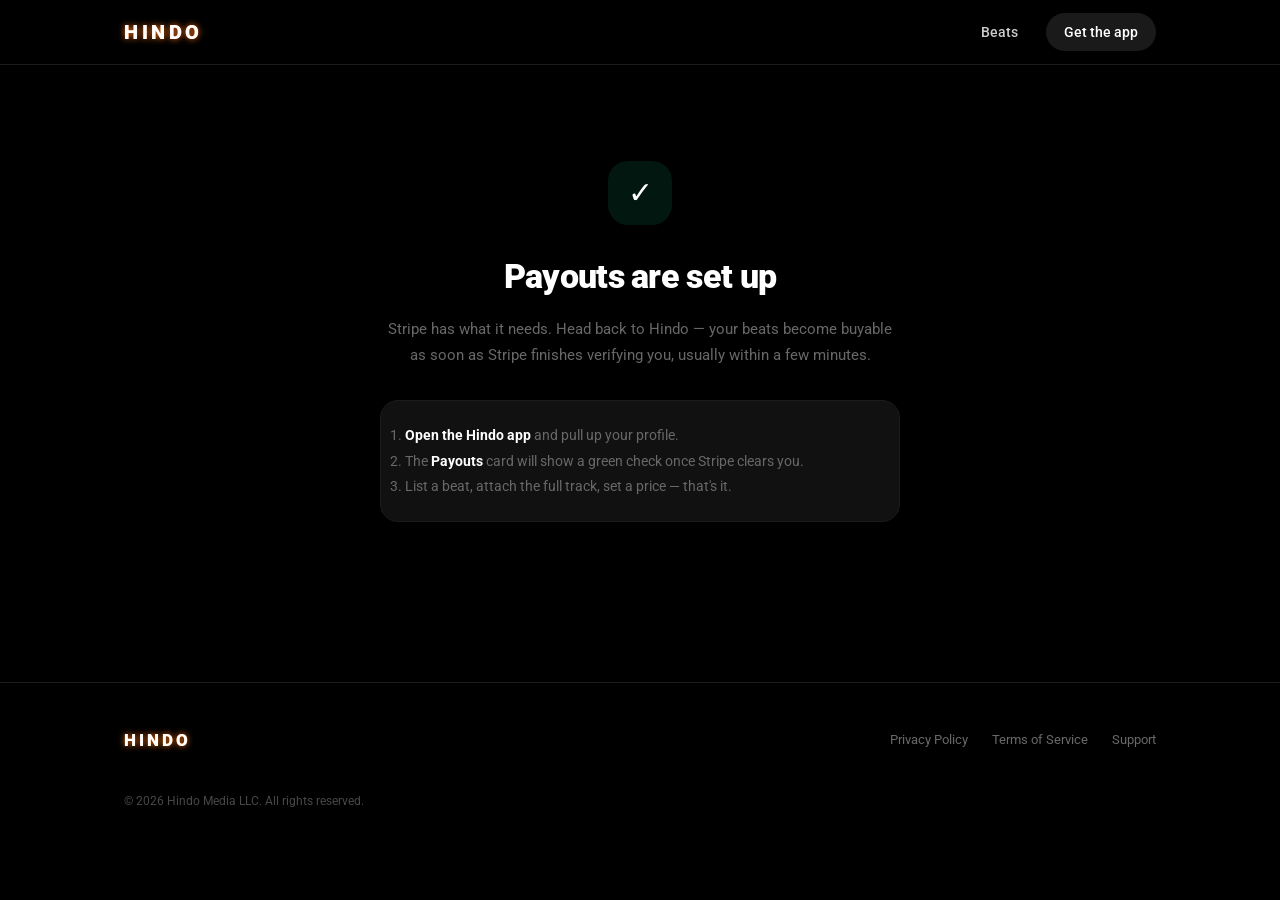
<file: payouts.html>
<!DOCTYPE html>
<html lang="en">
<head>
  <meta charset="UTF-8" />
  <meta name="viewport" content="width=device-width, initial-scale=1.0" />
  <title>Hindo — Producer Payouts</title>
  <meta name="description" content="Where Stripe sends Hindo producers after setting up payouts." />
  <meta name="robots" content="noindex" />
  <link rel="preconnect" href="https://fonts.googleapis.com" />
  <link rel="preconnect" href="https://fonts.gstatic.com" crossorigin />
  <link href="https://fonts.googleapis.com/css2?family=Roboto:wght@400;500;700;900&display=swap" rel="stylesheet" />
  <link rel="stylesheet" href="styles.css" />
  <style>
    /* Landing page Stripe returns producers to after Express onboarding.
       Deliberately plain: it exists so the browser tab isn't a dead end. */
    .payout-wrap { padding: 96px 0 120px; text-align: center; max-width: 520px; margin: 0 auto; }
    .payout-mark {
      width: 64px; height: 64px; margin: 0 auto 24px; border-radius: 20px;
      display: flex; align-items: center; justify-content: center;
      font-size: 30px;
    }
    .payout-mark.done { background: rgba(16, 185, 129, 0.12); }
    .payout-mark.again { background: rgba(249, 115, 22, 0.12); }
    .payout-wrap h1 { font-size: clamp(26px, 4vw, 34px); font-weight: 900; letter-spacing: -0.02em; }
    .payout-wrap p { margin: 14px 0 0; color: var(--muted); font-size: 15px; line-height: 1.7; }
    .payout-steps {
      margin-top: 32px; text-align: left;
      background: var(--surface); border: 1px solid var(--border);
      border-radius: 18px; padding: 22px 24px;
    }
    .payout-steps li { color: var(--muted); font-size: 14px; line-height: 1.8; }
    .payout-steps strong { color: var(--text); }
  </style>
</head>
<body>

  <nav>
    <div class="container nav-inner">
      <a class="logo" href="index.html"><span class="glow">HINDO</span><span class="fill">HINDO</span></a>
      <div class="nav-links">
        <a href="beats.html">Beats</a>
        <a class="nav-cta" href="index.html#get">Get the app</a>
      </div>
    </div>
  </nav>

  <main class="container">
    <div class="payout-wrap">
      <div id="mark" class="payout-mark done">✓</div>
      <h1 id="headline">Payouts are set up</h1>
      <p id="blurb">
        Stripe has what it needs. Head back to Hindo — your beats become buyable
        as soon as Stripe finishes verifying you, usually within a few minutes.
      </p>

      <ol class="payout-steps">
        <li><strong>Open the Hindo app</strong> and pull up your profile.</li>
        <li>The <strong>Payouts</strong> card will show a green check once Stripe clears you.</li>
        <li>List a beat, attach the full track, set a price — that's it.</li>
      </ol>
    </div>
  </main>

  <footer>
    <div class="container footer-inner">
      <a class="logo" href="index.html"><span class="glow">HINDO</span><span class="fill">HINDO</span></a>
      <div class="footer-links">
        <a href="privacy.html">Privacy Policy</a>
        <a href="terms.html">Terms of Service</a>
        <a href="support.html">Support</a>
      </div>
      <p class="copyright">© 2026 Hindo Media LLC. All rights reserved.</p>
    </div>
  </footer>

  <script>
    // Stripe's account link has two exits: return_url when the producer walks
    // the flow to the end, refresh_url when the link expired or they bailed.
    // Both land here; only the copy differs.
    if (new URLSearchParams(location.search).get('state') === 'refresh') {
      document.getElementById('mark').className = 'payout-mark again';
      document.getElementById('mark').textContent = '↻';
      document.getElementById('headline').textContent = 'That link expired';
      document.getElementById('blurb').textContent =
        'Stripe onboarding links are single-use and short-lived. Open the Payouts card in the Hindo app again and it will hand you a fresh one.';
    }
  </script>

</body>
</html>
</file>
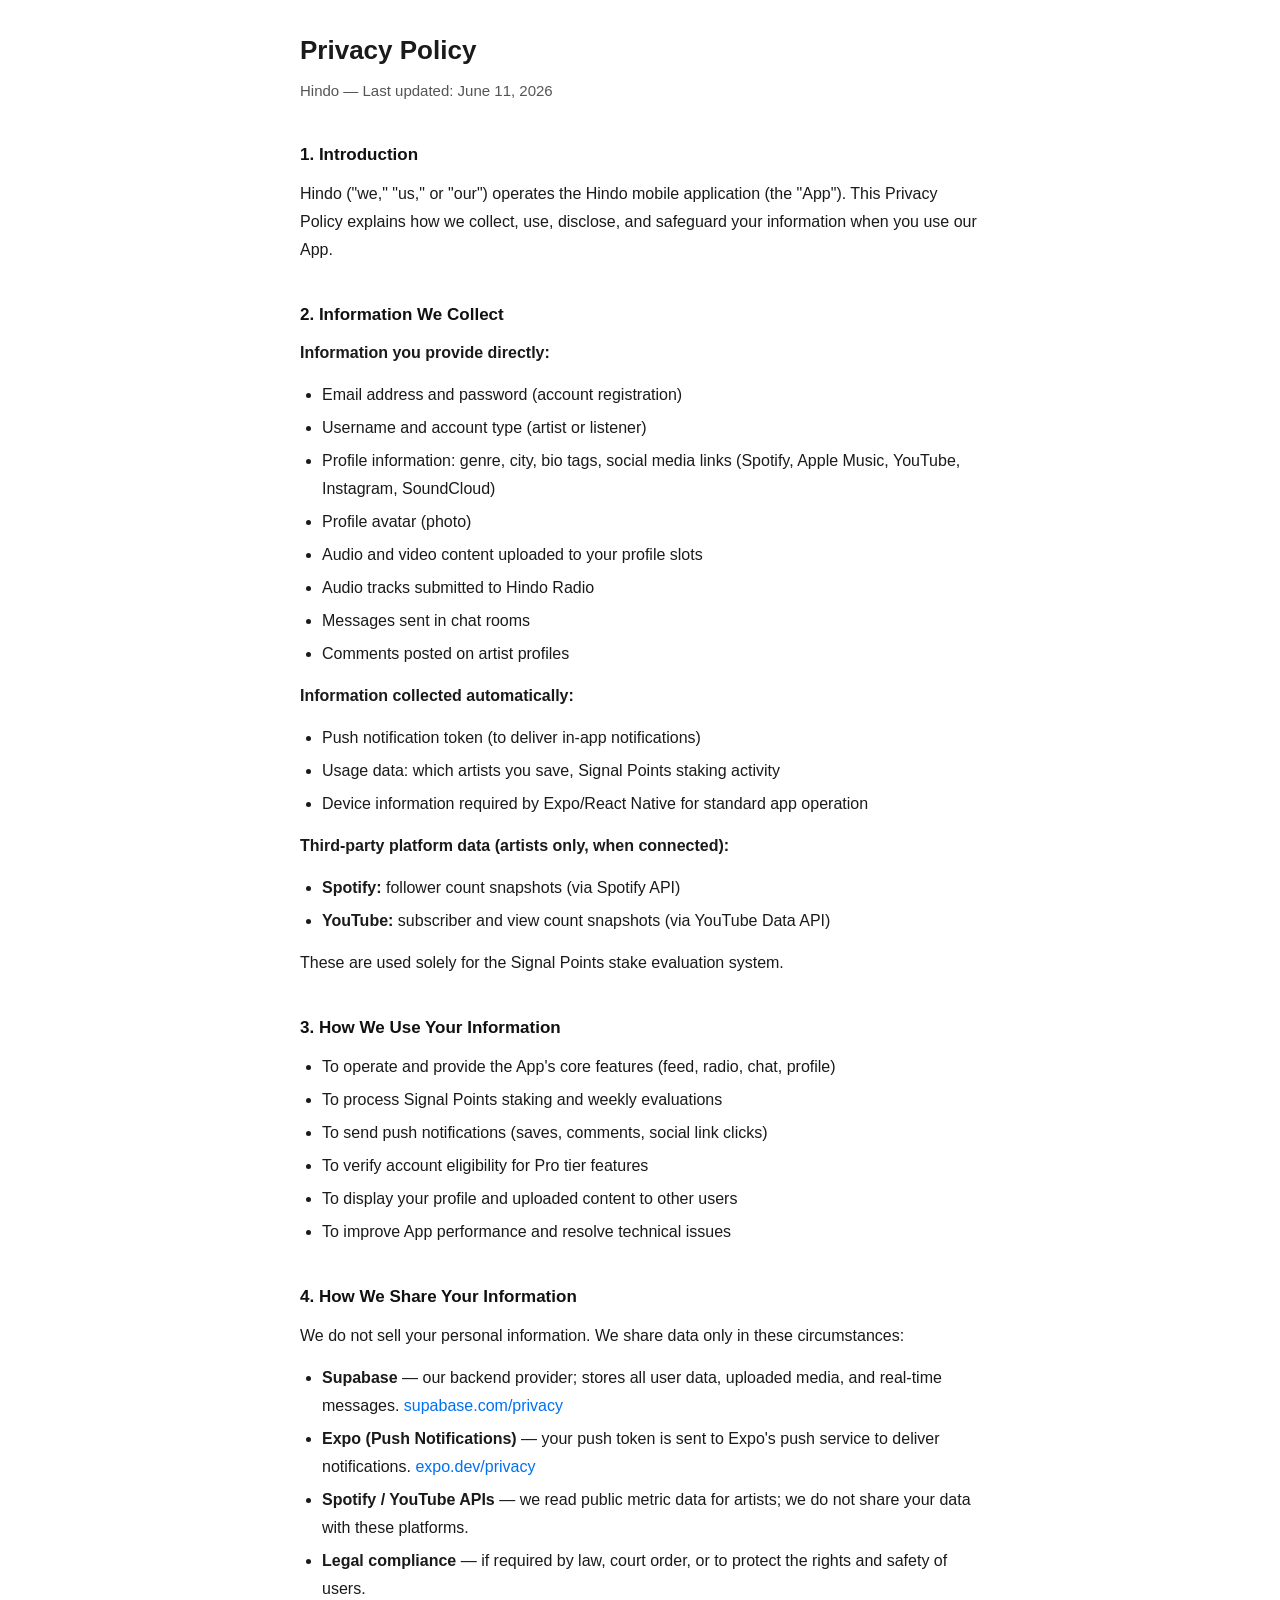
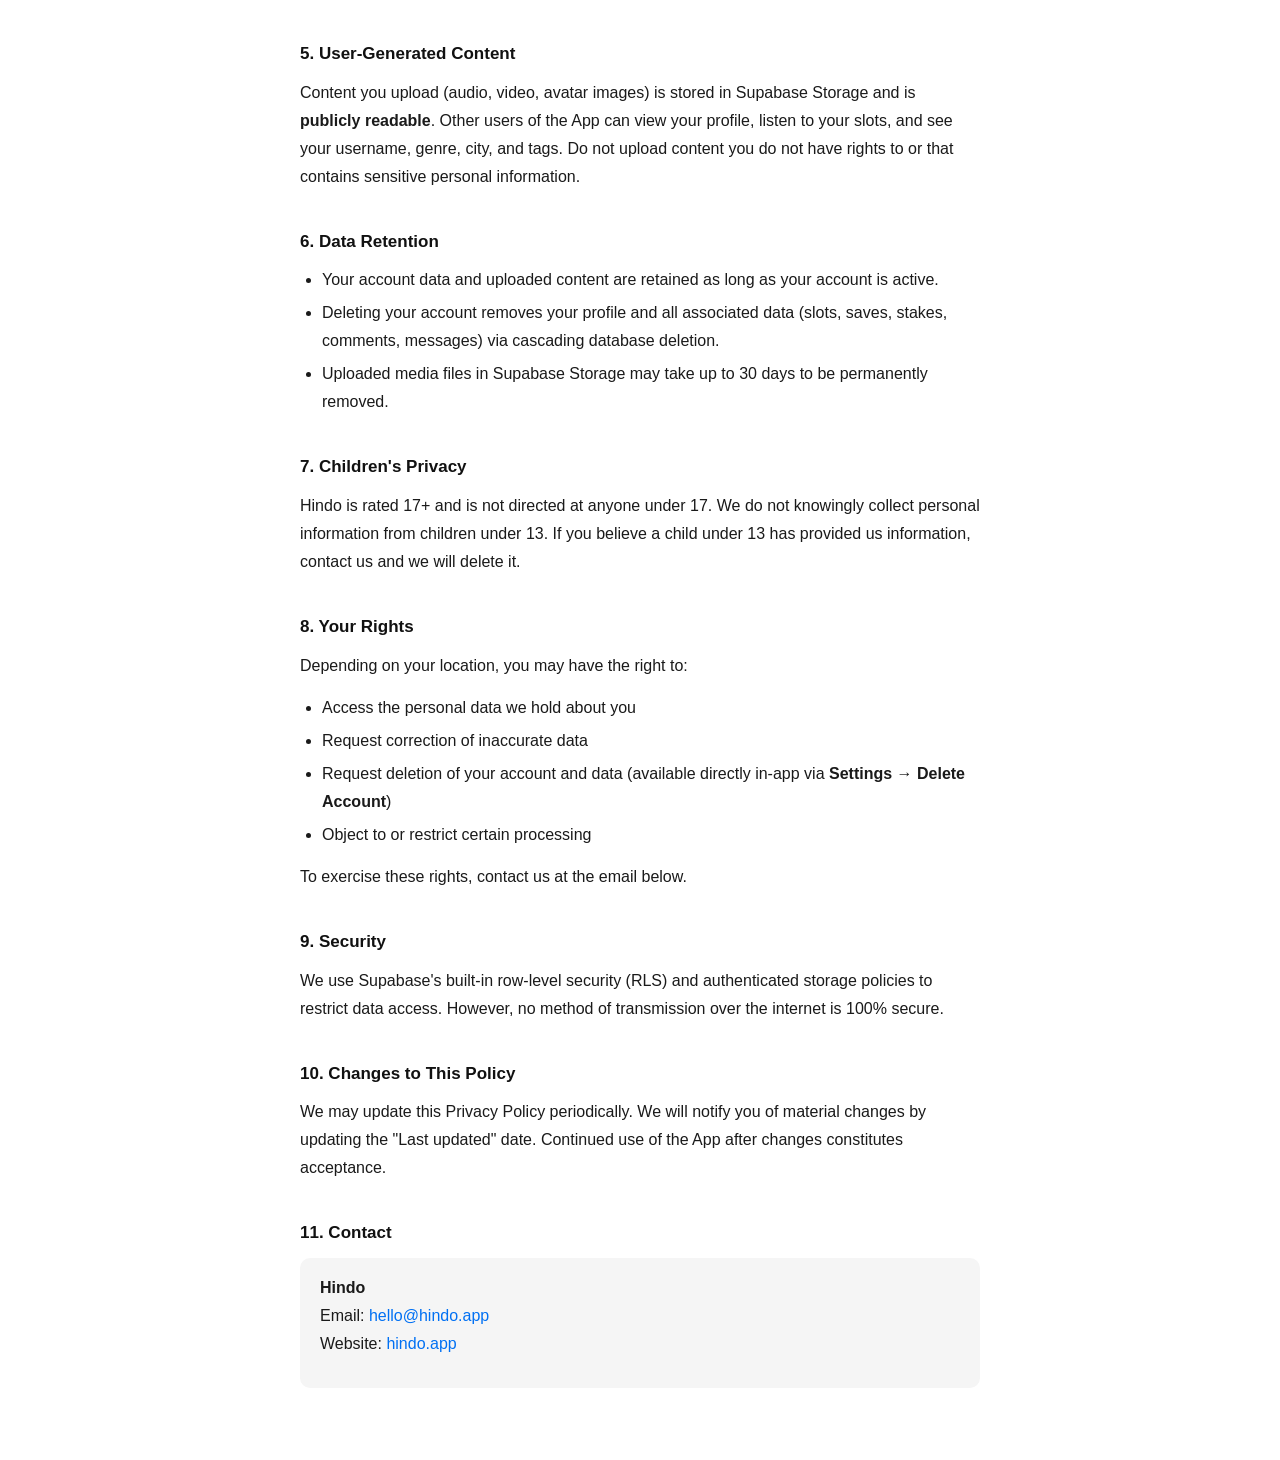
<file: privacy.html>
<!DOCTYPE html>
<html lang="en">
<head>
  <meta charset="UTF-8" />
  <meta name="viewport" content="width=device-width, initial-scale=1.0" />
  <title>Hindo — Privacy Policy</title>
  <style>
    * { box-sizing: border-box; margin: 0; padding: 0; }
    body {
      font-family: -apple-system, BlinkMacSystemFont, "Segoe UI", Roboto, Helvetica, Arial, sans-serif;
      font-size: 16px;
      line-height: 1.75;
      color: #1a1a1a;
      background: #ffffff;
      padding: 28px 20px 72px;
      max-width: 720px;
      margin: 0 auto;
    }
    h1 { font-size: 26px; font-weight: 700; margin-bottom: 4px; }
    .subtitle { font-size: 15px; color: #555; margin-bottom: 32px; }
    h2 {
      font-size: 17px;
      font-weight: 600;
      margin-top: 36px;
      margin-bottom: 10px;
      color: #111;
    }
    p { margin-bottom: 14px; }
    ul { margin: 8px 0 14px 22px; }
    ul li { margin-bottom: 5px; }
    a { color: #0070f3; text-decoration: none; }
    a:hover { text-decoration: underline; }
    .note {
      background: #fff8e1;
      border-left: 4px solid #f0c040;
      padding: 12px 16px;
      border-radius: 4px;
      font-size: 14px;
      margin-bottom: 28px;
      color: #5a4a00;
    }
    .contact-box {
      background: #f5f5f5;
      border-radius: 10px;
      padding: 16px 20px;
      margin-top: 10px;
    }
    strong { font-weight: 600; }
  </style>
</head>
<body>


  <h1>Privacy Policy</h1>
  <p class="subtitle">Hindo — Last updated: June 11, 2026</p>

  <h2>1. Introduction</h2>
  <p>Hindo ("we," "us," or "our") operates the Hindo mobile application (the "App"). This Privacy Policy explains how we collect, use, disclose, and safeguard your information when you use our App.</p>

  <h2>2. Information We Collect</h2>
  <p><strong>Information you provide directly:</strong></p>
  <ul>
    <li>Email address and password (account registration)</li>
    <li>Username and account type (artist or listener)</li>
    <li>Profile information: genre, city, bio tags, social media links (Spotify, Apple Music, YouTube, Instagram, SoundCloud)</li>
    <li>Profile avatar (photo)</li>
    <li>Audio and video content uploaded to your profile slots</li>
    <li>Audio tracks submitted to Hindo Radio</li>
    <li>Messages sent in chat rooms</li>
    <li>Comments posted on artist profiles</li>
  </ul>
  <p><strong>Information collected automatically:</strong></p>
  <ul>
    <li>Push notification token (to deliver in-app notifications)</li>
    <li>Usage data: which artists you save, Signal Points staking activity</li>
    <li>Device information required by Expo/React Native for standard app operation</li>
  </ul>
  <p><strong>Third-party platform data (artists only, when connected):</strong></p>
  <ul>
    <li><strong>Spotify:</strong> follower count snapshots (via Spotify API)</li>
    <li><strong>YouTube:</strong> subscriber and view count snapshots (via YouTube Data API)</li>
  </ul>
  <p>These are used solely for the Signal Points stake evaluation system.</p>

  <h2>3. How We Use Your Information</h2>
  <ul>
    <li>To operate and provide the App's core features (feed, radio, chat, profile)</li>
    <li>To process Signal Points staking and weekly evaluations</li>
    <li>To send push notifications (saves, comments, social link clicks)</li>
    <li>To verify account eligibility for Pro tier features</li>
    <li>To display your profile and uploaded content to other users</li>
    <li>To improve App performance and resolve technical issues</li>
  </ul>

  <h2>4. How We Share Your Information</h2>
  <p>We do not sell your personal information. We share data only in these circumstances:</p>
  <ul>
    <li><strong>Supabase</strong> — our backend provider; stores all user data, uploaded media, and real-time messages. <a href="https://supabase.com/privacy" target="_blank">supabase.com/privacy</a></li>
    <li><strong>Expo (Push Notifications)</strong> — your push token is sent to Expo's push service to deliver notifications. <a href="https://expo.dev/privacy" target="_blank">expo.dev/privacy</a></li>
    <li><strong>Spotify / YouTube APIs</strong> — we read public metric data for artists; we do not share your data with these platforms.</li>
    <li><strong>Legal compliance</strong> — if required by law, court order, or to protect the rights and safety of users.</li>
  </ul>

  <h2>5. User-Generated Content</h2>
  <p>Content you upload (audio, video, avatar images) is stored in Supabase Storage and is <strong>publicly readable</strong>. Other users of the App can view your profile, listen to your slots, and see your username, genre, city, and tags. Do not upload content you do not have rights to or that contains sensitive personal information.</p>

  <h2>6. Data Retention</h2>
  <ul>
    <li>Your account data and uploaded content are retained as long as your account is active.</li>
    <li>Deleting your account removes your profile and all associated data (slots, saves, stakes, comments, messages) via cascading database deletion.</li>
    <li>Uploaded media files in Supabase Storage may take up to 30 days to be permanently removed.</li>
  </ul>

  <h2>7. Children's Privacy</h2>
  <p>Hindo is rated 17+ and is not directed at anyone under 17. We do not knowingly collect personal information from children under 13. If you believe a child under 13 has provided us information, contact us and we will delete it.</p>

  <h2>8. Your Rights</h2>
  <p>Depending on your location, you may have the right to:</p>
  <ul>
    <li>Access the personal data we hold about you</li>
    <li>Request correction of inaccurate data</li>
    <li>Request deletion of your account and data (available directly in-app via <strong>Settings → Delete Account</strong>)</li>
    <li>Object to or restrict certain processing</li>
  </ul>
  <p>To exercise these rights, contact us at the email below.</p>

  <h2>9. Security</h2>
  <p>We use Supabase's built-in row-level security (RLS) and authenticated storage policies to restrict data access. However, no method of transmission over the internet is 100% secure.</p>

  <h2>10. Changes to This Policy</h2>
  <p>We may update this Privacy Policy periodically. We will notify you of material changes by updating the "Last updated" date. Continued use of the App after changes constitutes acceptance.</p>

  <h2>11. Contact</h2>
  <div class="contact-box">
    <p><strong>Hindo</strong><br />
    Email: <a href="mailto:hello@hindo.app">hello@hindo.app</a><br />
    Website: <a href="https://hindo.app" target="_blank">hindo.app</a></p>
  </div>

</body>
</html>
</file>
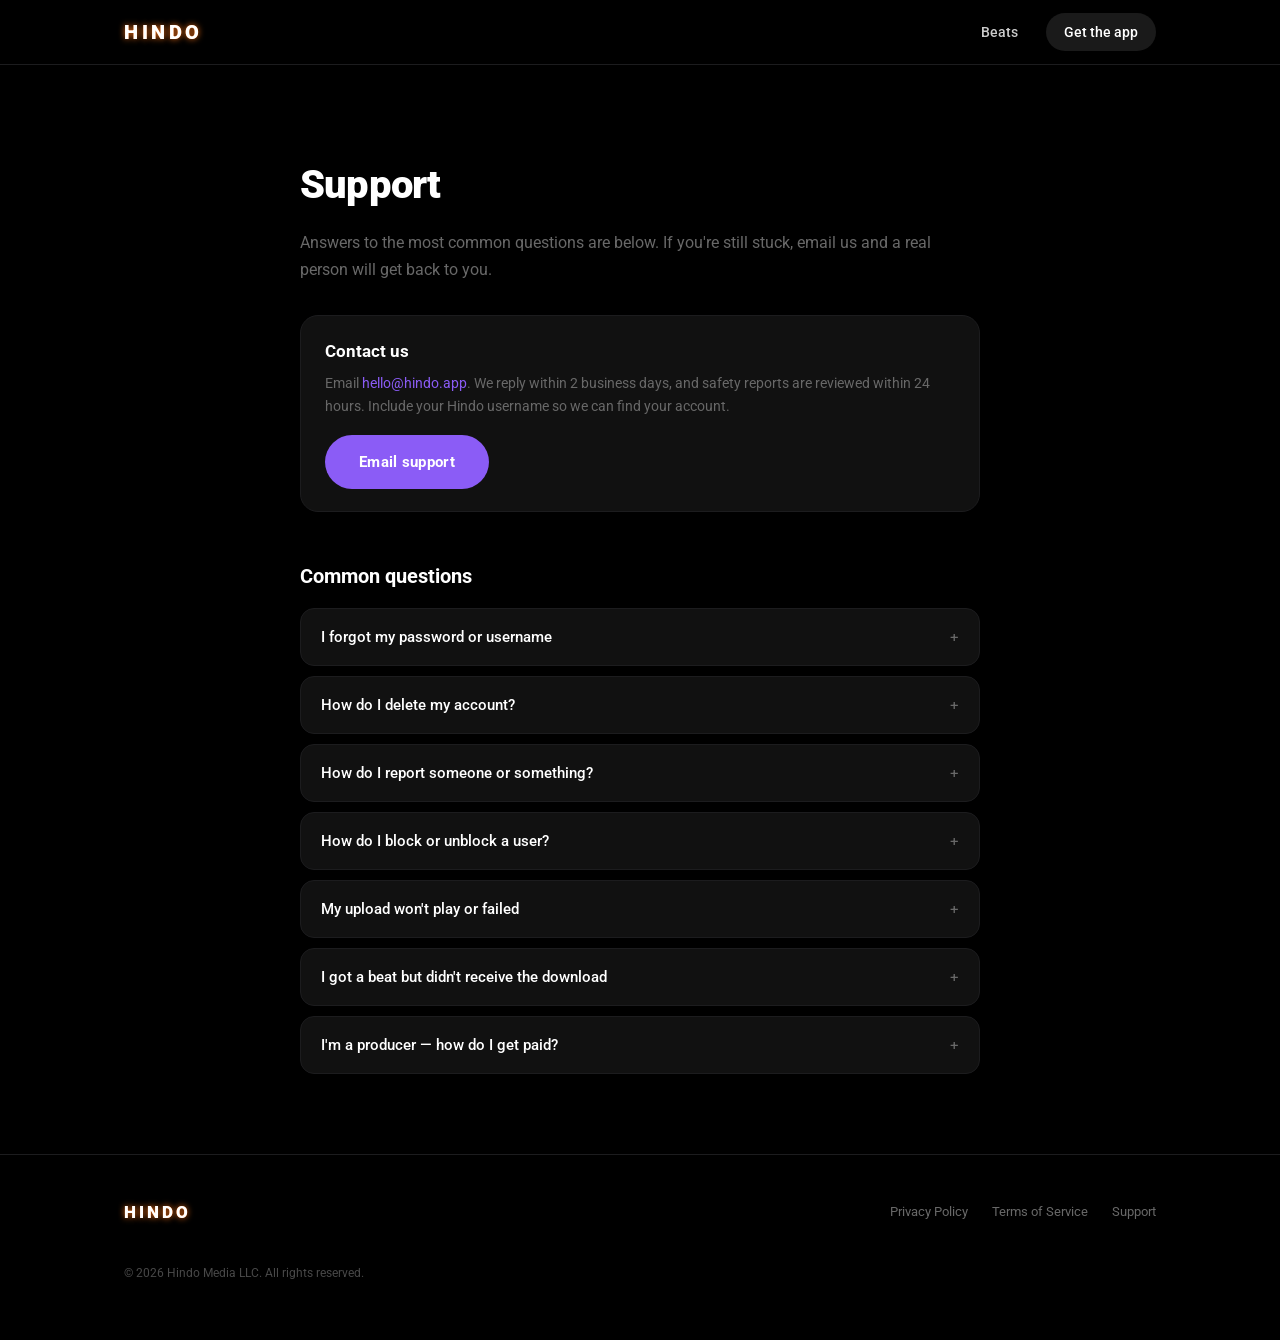
<file: support.html>
<!DOCTYPE html>
<html lang="en">
<head>
  <meta charset="UTF-8" />
  <meta name="viewport" content="width=device-width, initial-scale=1.0" />
  <title>Hindo — Support</title>
  <meta name="description" content="Get help with Hindo — account, sign-in, safety, and beat orders." />
  <link rel="preconnect" href="https://fonts.googleapis.com" />
  <link rel="preconnect" href="https://fonts.gstatic.com" crossorigin />
  <link href="https://fonts.googleapis.com/css2?family=Roboto:wght@400;500;700;900&display=swap" rel="stylesheet" />
  <link rel="stylesheet" href="styles.css" />
  <style>
    /* App Store Connect's required Support URL points here. Keep the answers in
       step with the app — the steps name real Settings rows and buttons. */
    .support-wrap { padding: 88px 0 40px; max-width: 680px; margin: 0 auto; }
    .support-wrap h1 { font-size: clamp(30px, 5vw, 40px); font-weight: 900; letter-spacing: -0.02em; }
    .support-lead { margin-top: 12px; color: var(--muted); font-size: 16px; line-height: 1.7; }
    .contact-card {
      margin-top: 32px;
      background: var(--surface); border: 1px solid var(--border);
      border-radius: 18px; padding: 22px 24px;
    }
    .contact-card h2 { font-size: 17px; font-weight: 700; }
    .contact-card p { margin-top: 6px; color: var(--muted); font-size: 14px; line-height: 1.7; }
    .contact-card .btn { margin-top: 16px; }
    .faq-title { margin-top: 48px; font-size: 20px; font-weight: 700; }
    .faq { margin-top: 16px; display: flex; flex-direction: column; gap: 10px; }
    .faq details {
      background: var(--surface); border: 1px solid var(--border);
      border-radius: 14px; padding: 16px 20px;
    }
    .faq summary {
      cursor: pointer; list-style: none;
      font-size: 15px; font-weight: 500; color: var(--text);
      display: flex; justify-content: space-between; gap: 16px;
    }
    .faq summary::-webkit-details-marker { display: none; }
    .faq summary::after { content: '+'; color: var(--muted); font-weight: 400; }
    .faq details[open] summary::after { content: '−'; }
    .faq details p, .faq details ol { margin-top: 10px; color: var(--muted); font-size: 14px; line-height: 1.75; }
    .faq details ol { padding-left: 20px; }
    .faq strong { color: var(--text-2); font-weight: 500; }
    .faq a, .contact-card a:not(.btn) { color: var(--purple); text-decoration: none; }
  </style>
</head>
<body>

  <nav>
    <div class="container nav-inner">
      <a class="logo" href="index.html"><span class="glow">HINDO</span><span class="fill">HINDO</span></a>
      <div class="nav-links">
        <a href="beats.html">Beats</a>
        <a class="nav-cta" href="index.html#get">Get the app</a>
      </div>
    </div>
  </nav>

  <main class="container">
    <div class="support-wrap">
      <h1>Support</h1>
      <p class="support-lead">
        Answers to the most common questions are below. If you're still stuck,
        email us and a real person will get back to you.
      </p>

      <div class="contact-card">
        <h2>Contact us</h2>
        <p>
          Email <a href="mailto:hello@hindo.app">hello@hindo.app</a>. We reply within
          2 business days, and safety reports are reviewed within 24 hours. Include
          your Hindo username so we can find your account.
        </p>
        <a class="btn btn-primary" href="mailto:hello@hindo.app?subject=Hindo%20support">Email support</a>
      </div>

      <h2 class="faq-title">Common questions</h2>
      <div class="faq">

        <details>
          <summary>I forgot my password or username</summary>
          <p>
            On the sign-in screen, tap <strong>Forgot username or password?</strong> and
            enter your email. We'll send a link to set a new password, and the same
            email includes your username. If it doesn't arrive within a few minutes,
            check your spam folder.
          </p>
        </details>

        <details>
          <summary>How do I delete my account?</summary>
          <ol>
            <li>Open the <strong>Profile</strong> tab and tap the gear icon in the top-left.</li>
            <li>Under Account, tap <strong>Delete Account</strong> and confirm.</li>
          </ol>
          <p>
            This permanently deletes your profile, uploads, and sign-in. It can't be
            undone. If you can't get into the app, email us from the address on your
            account and we'll delete it for you.
          </p>
        </details>

        <details>
          <summary>How do I report someone or something?</summary>
          <p>
            Tap the <strong>⋯</strong> button on any artist card, or press and hold a
            comment or chat message, then choose <strong>Report</strong>. Our team reviews
            every report within 24 hours and removes content and accounts that break the
            <a href="terms.html">Terms of Service</a>. Hindo has zero tolerance for
            abusive or objectionable content.
          </p>
        </details>

        <details>
          <summary>How do I block or unblock a user?</summary>
          <p>
            Use the same <strong>⋯</strong> / press-and-hold menu and choose
            <strong>Block user</strong>. You won't see their profile, comments, or messages
            anymore. To undo it, go to Profile → gear icon → Safety →
            <strong>Blocked Users</strong> and tap <strong>Unblock</strong>.
          </p>
        </details>

        <details>
          <summary>My upload won't play or failed</summary>
          <p>
            MP3 and M4A files work best. WAV files work too but are much larger, so they
            take longer to upload. Make sure you have a steady connection and keep the app
            open until the upload finishes. If a clip still won't play, email us with the
            slot title.
          </p>
        </details>

        <details>
          <summary>I got a beat but didn't receive the download</summary>
          <p>
            Beats are delivered by email to the address you entered at checkout, with the
            licence attached and a download link that works for 7 days. Check spam first.
            If it's not there, or the link has expired, email us with your order email and
            we'll resend it.
          </p>
        </details>

        <details>
          <summary>I'm a producer — how do I get paid?</summary>
          <p>
            Open your Profile and tap the <strong>Payouts</strong> card to connect a payout
            account through Stripe. Once Stripe verifies you, your listed beats can be
            purchased on <a href="beats.html">hindo.app/beats</a> and payouts go straight
            to your bank.
          </p>
        </details>

      </div>
    </div>
  </main>

  <footer>
    <div class="container footer-inner">
      <a class="logo" href="index.html"><span class="glow">HINDO</span><span class="fill">HINDO</span></a>
      <div class="footer-links">
        <a href="privacy.html">Privacy Policy</a>
        <a href="terms.html">Terms of Service</a>
        <a href="support.html">Support</a>
      </div>
      <p class="copyright">© 2026 Hindo Media LLC. All rights reserved.</p>
    </div>
  </footer>

</body>
</html>
</file>
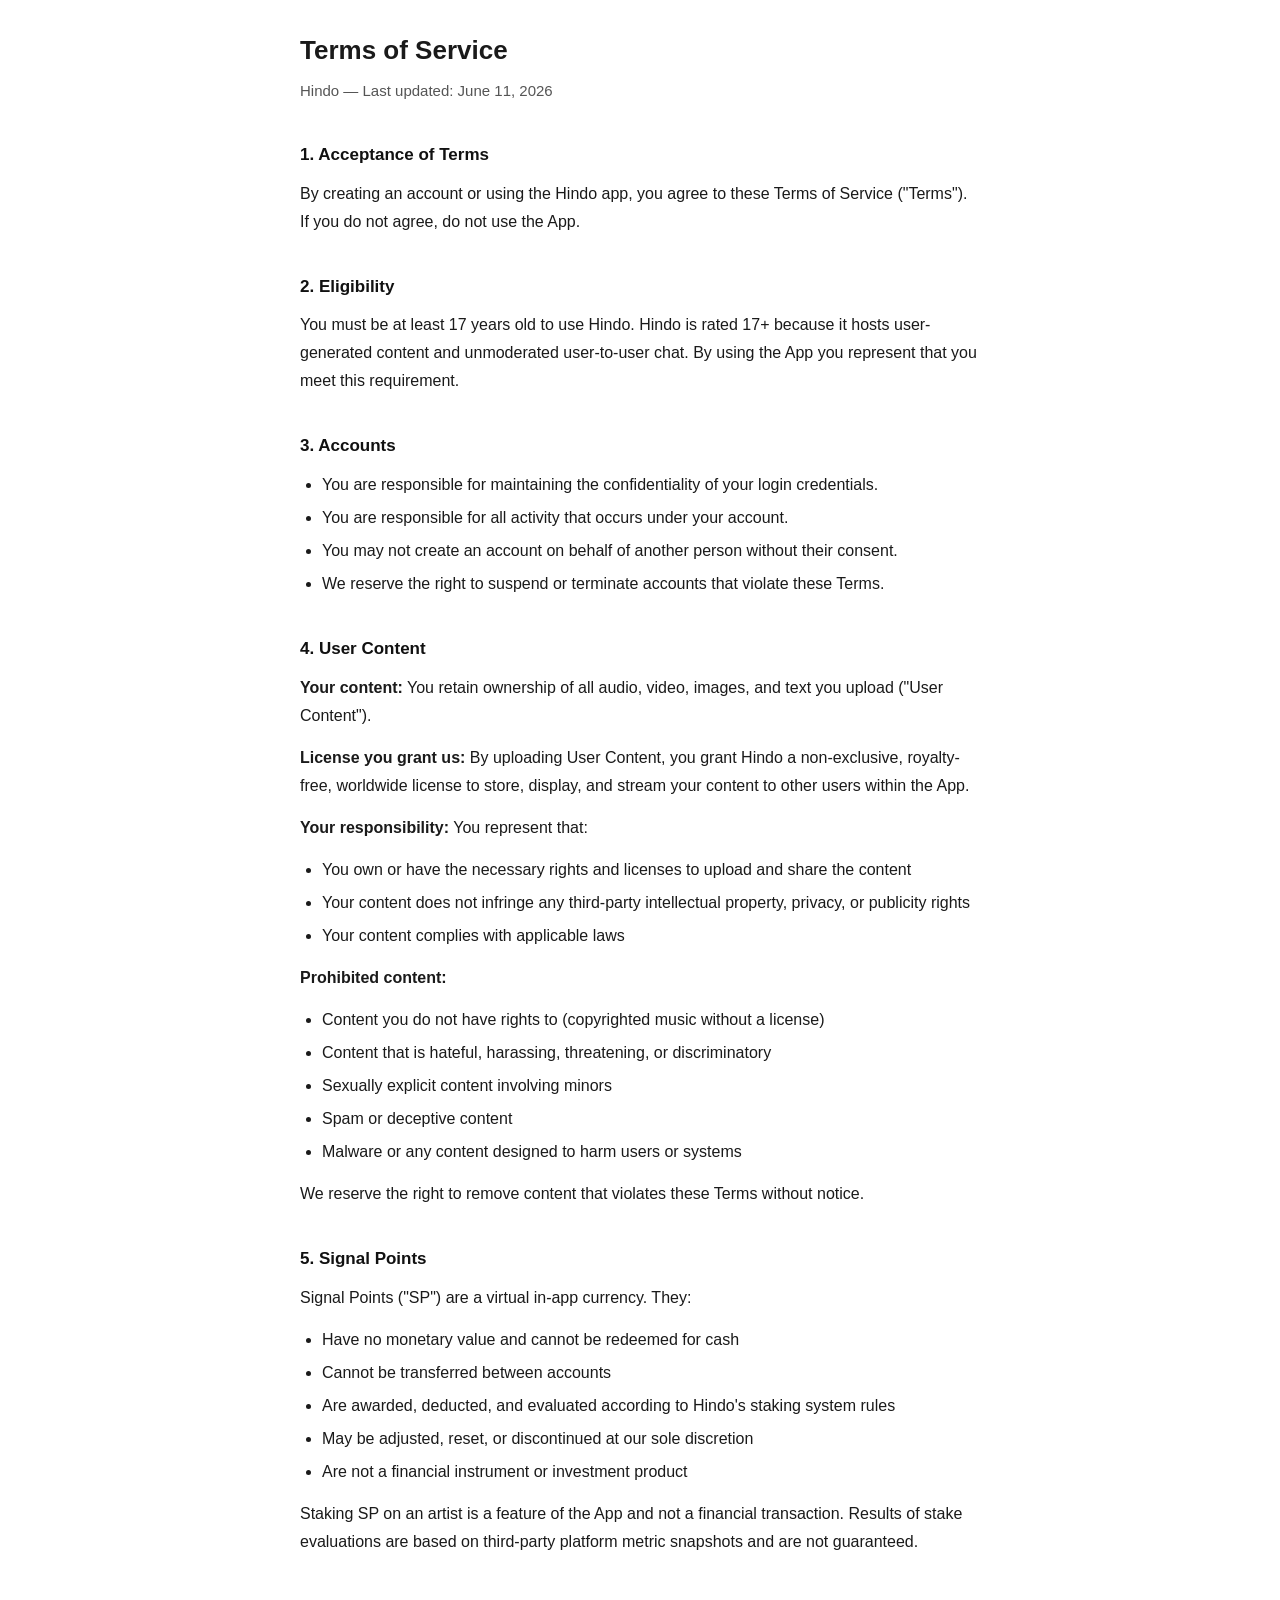
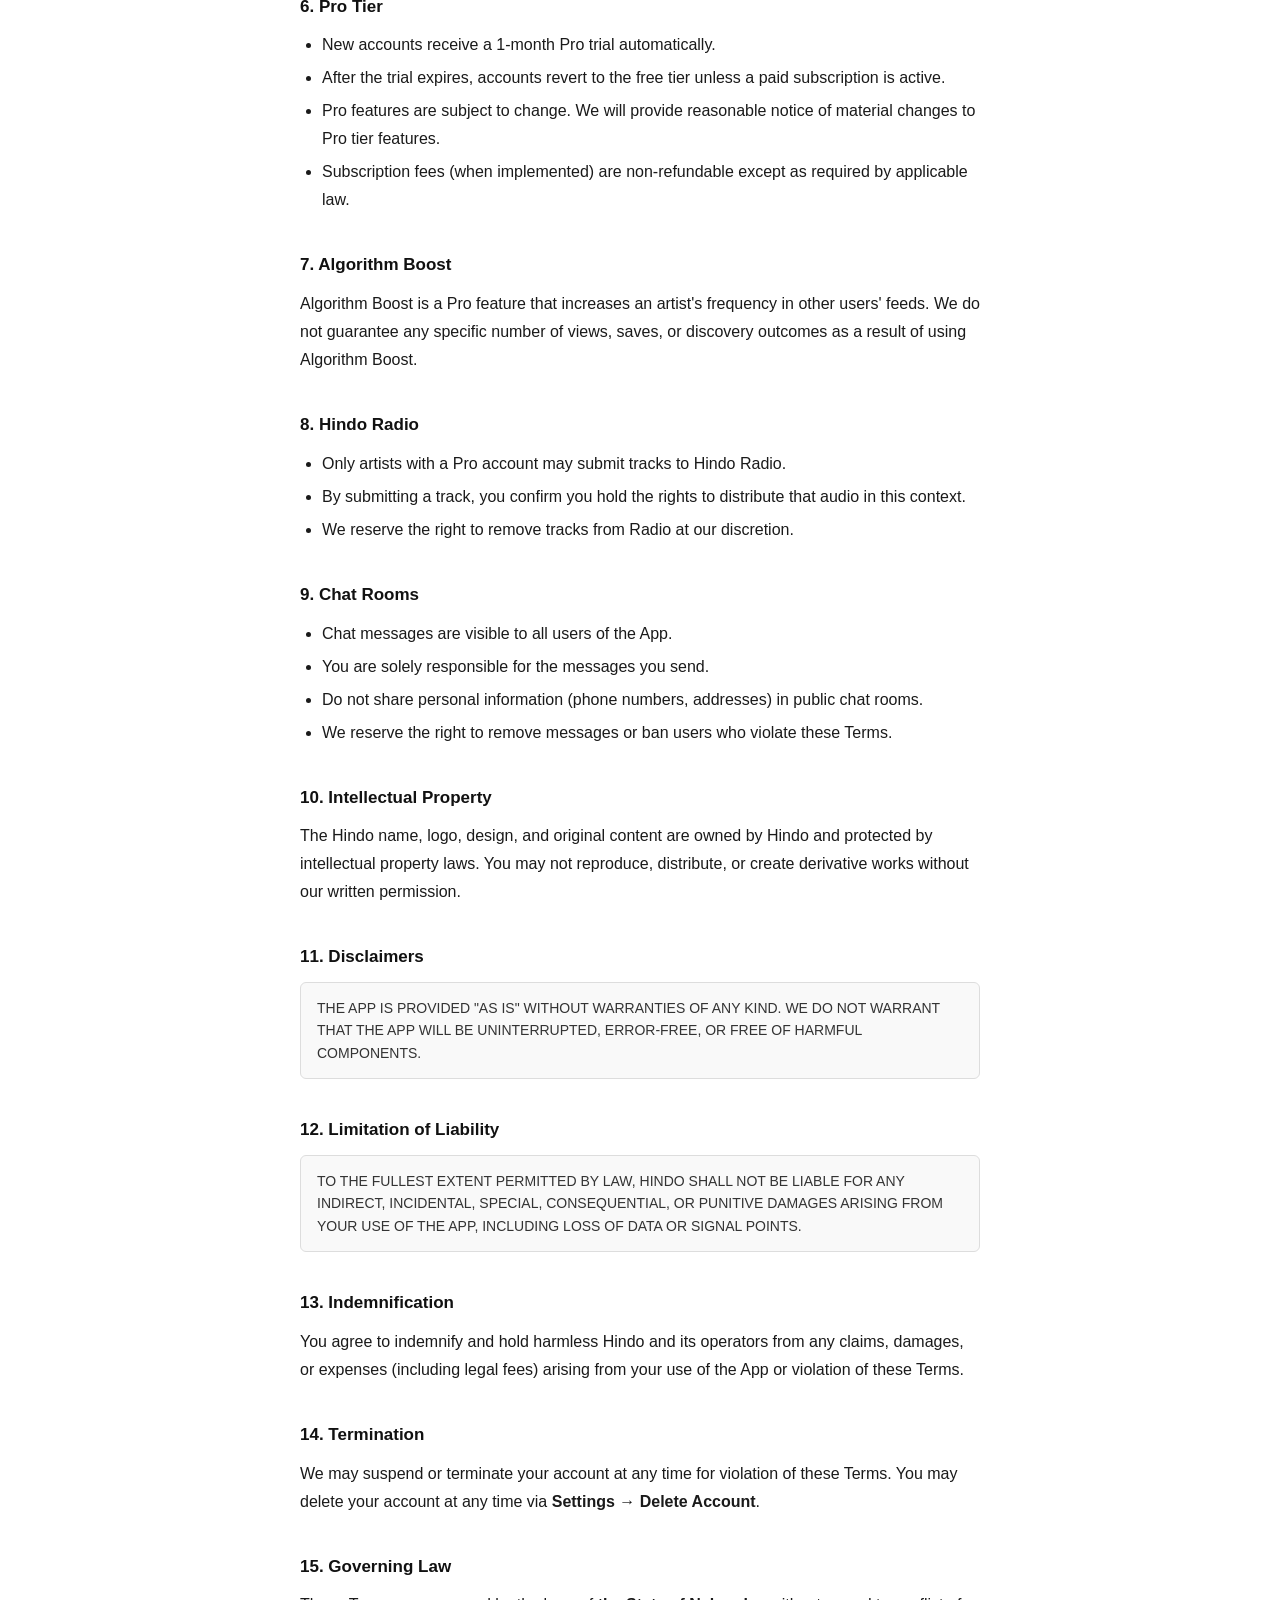
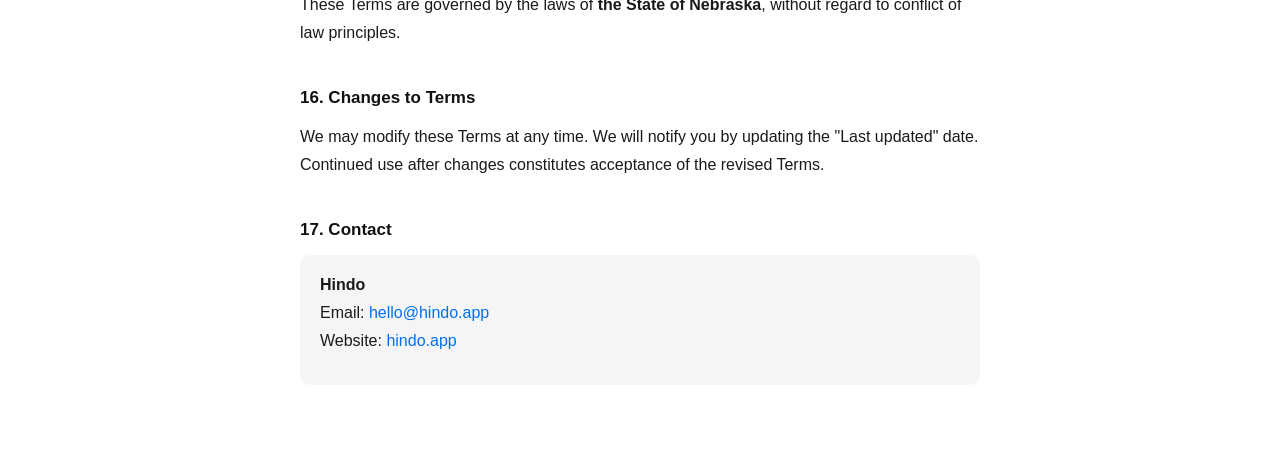
<file: terms.html>
<!DOCTYPE html>
<html lang="en">
<head>
  <meta charset="UTF-8" />
  <meta name="viewport" content="width=device-width, initial-scale=1.0" />
  <title>Hindo — Terms of Service</title>
  <style>
    * { box-sizing: border-box; margin: 0; padding: 0; }
    body {
      font-family: -apple-system, BlinkMacSystemFont, "Segoe UI", Roboto, Helvetica, Arial, sans-serif;
      font-size: 16px;
      line-height: 1.75;
      color: #1a1a1a;
      background: #ffffff;
      padding: 28px 20px 72px;
      max-width: 720px;
      margin: 0 auto;
    }
    h1 { font-size: 26px; font-weight: 700; margin-bottom: 4px; }
    .subtitle { font-size: 15px; color: #555; margin-bottom: 32px; }
    h2 {
      font-size: 17px;
      font-weight: 600;
      margin-top: 36px;
      margin-bottom: 10px;
      color: #111;
    }
    p { margin-bottom: 14px; }
    ul { margin: 8px 0 14px 22px; }
    ul li { margin-bottom: 5px; }
    a { color: #0070f3; text-decoration: none; }
    a:hover { text-decoration: underline; }
    .note {
      background: #fff8e1;
      border-left: 4px solid #f0c040;
      padding: 12px 16px;
      border-radius: 4px;
      font-size: 14px;
      margin-bottom: 28px;
      color: #5a4a00;
    }
    .contact-box {
      background: #f5f5f5;
      border-radius: 10px;
      padding: 16px 20px;
      margin-top: 10px;
    }
    .caps {
      font-size: 14px;
      color: #333;
      background: #f9f9f9;
      border: 1px solid #ddd;
      border-radius: 6px;
      padding: 14px 16px;
      margin-bottom: 14px;
      line-height: 1.6;
    }
    strong { font-weight: 600; }
  </style>
</head>
<body>


  <h1>Terms of Service</h1>
  <p class="subtitle">Hindo — Last updated: June 11, 2026</p>

  <h2>1. Acceptance of Terms</h2>
  <p>By creating an account or using the Hindo app, you agree to these Terms of Service ("Terms"). If you do not agree, do not use the App.</p>

  <h2>2. Eligibility</h2>
  <p>You must be at least 17 years old to use Hindo. Hindo is rated 17+ because it hosts user-generated content and unmoderated user-to-user chat. By using the App you represent that you meet this requirement.</p>

  <h2>3. Accounts</h2>
  <ul>
    <li>You are responsible for maintaining the confidentiality of your login credentials.</li>
    <li>You are responsible for all activity that occurs under your account.</li>
    <li>You may not create an account on behalf of another person without their consent.</li>
    <li>We reserve the right to suspend or terminate accounts that violate these Terms.</li>
  </ul>

  <h2>4. User Content</h2>
  <p><strong>Your content:</strong> You retain ownership of all audio, video, images, and text you upload ("User Content").</p>
  <p><strong>License you grant us:</strong> By uploading User Content, you grant Hindo a non-exclusive, royalty-free, worldwide license to store, display, and stream your content to other users within the App.</p>
  <p><strong>Your responsibility:</strong> You represent that:</p>
  <ul>
    <li>You own or have the necessary rights and licenses to upload and share the content</li>
    <li>Your content does not infringe any third-party intellectual property, privacy, or publicity rights</li>
    <li>Your content complies with applicable laws</li>
  </ul>
  <p><strong>Prohibited content:</strong></p>
  <ul>
    <li>Content you do not have rights to (copyrighted music without a license)</li>
    <li>Content that is hateful, harassing, threatening, or discriminatory</li>
    <li>Sexually explicit content involving minors</li>
    <li>Spam or deceptive content</li>
    <li>Malware or any content designed to harm users or systems</li>
  </ul>
  <p>We reserve the right to remove content that violates these Terms without notice.</p>

  <h2>5. Signal Points</h2>
  <p>Signal Points ("SP") are a virtual in-app currency. They:</p>
  <ul>
    <li>Have no monetary value and cannot be redeemed for cash</li>
    <li>Cannot be transferred between accounts</li>
    <li>Are awarded, deducted, and evaluated according to Hindo's staking system rules</li>
    <li>May be adjusted, reset, or discontinued at our sole discretion</li>
    <li>Are not a financial instrument or investment product</li>
  </ul>
  <p>Staking SP on an artist is a feature of the App and not a financial transaction. Results of stake evaluations are based on third-party platform metric snapshots and are not guaranteed.</p>

  <h2>6. Pro Tier</h2>
  <ul>
    <li>New accounts receive a 1-month Pro trial automatically.</li>
    <li>After the trial expires, accounts revert to the free tier unless a paid subscription is active.</li>
    <li>Pro features are subject to change. We will provide reasonable notice of material changes to Pro tier features.</li>
    <li>Subscription fees (when implemented) are non-refundable except as required by applicable law.</li>
  </ul>

  <h2>7. Algorithm Boost</h2>
  <p>Algorithm Boost is a Pro feature that increases an artist's frequency in other users' feeds. We do not guarantee any specific number of views, saves, or discovery outcomes as a result of using Algorithm Boost.</p>

  <h2>8. Hindo Radio</h2>
  <ul>
    <li>Only artists with a Pro account may submit tracks to Hindo Radio.</li>
    <li>By submitting a track, you confirm you hold the rights to distribute that audio in this context.</li>
    <li>We reserve the right to remove tracks from Radio at our discretion.</li>
  </ul>

  <h2>9. Chat Rooms</h2>
  <ul>
    <li>Chat messages are visible to all users of the App.</li>
    <li>You are solely responsible for the messages you send.</li>
    <li>Do not share personal information (phone numbers, addresses) in public chat rooms.</li>
    <li>We reserve the right to remove messages or ban users who violate these Terms.</li>
  </ul>

  <h2>10. Intellectual Property</h2>
  <p>The Hindo name, logo, design, and original content are owned by Hindo and protected by intellectual property laws. You may not reproduce, distribute, or create derivative works without our written permission.</p>

  <h2>11. Disclaimers</h2>
  <div class="caps">THE APP IS PROVIDED "AS IS" WITHOUT WARRANTIES OF ANY KIND. WE DO NOT WARRANT THAT THE APP WILL BE UNINTERRUPTED, ERROR-FREE, OR FREE OF HARMFUL COMPONENTS.</div>

  <h2>12. Limitation of Liability</h2>
  <div class="caps">TO THE FULLEST EXTENT PERMITTED BY LAW, HINDO SHALL NOT BE LIABLE FOR ANY INDIRECT, INCIDENTAL, SPECIAL, CONSEQUENTIAL, OR PUNITIVE DAMAGES ARISING FROM YOUR USE OF THE APP, INCLUDING LOSS OF DATA OR SIGNAL POINTS.</div>

  <h2>13. Indemnification</h2>
  <p>You agree to indemnify and hold harmless Hindo and its operators from any claims, damages, or expenses (including legal fees) arising from your use of the App or violation of these Terms.</p>

  <h2>14. Termination</h2>
  <p>We may suspend or terminate your account at any time for violation of these Terms. You may delete your account at any time via <strong>Settings → Delete Account</strong>.</p>

  <h2>15. Governing Law</h2>
  <p>These Terms are governed by the laws of <strong>the State of Nebraska</strong>, without regard to conflict of law principles.</p>

  <h2>16. Changes to Terms</h2>
  <p>We may modify these Terms at any time. We will notify you by updating the "Last updated" date. Continued use after changes constitutes acceptance of the revised Terms.</p>

  <h2>17. Contact</h2>
  <div class="contact-box">
    <p><strong>Hindo</strong><br />
    Email: <a href="mailto:hello@hindo.app">hello@hindo.app</a><br />
    Website: <a href="https://hindo.app" target="_blank">hindo.app</a></p>
  </div>

</body>
</html>
</file>
<file: styles.css>
/* Hindo website — mirrors the app's theme:
   pure black backgrounds, neutral charcoal surfaces,
   purple (#8B5CF6) + orange (#F97316) as accents only. */

:root {
  --bg: #000000;
  --surface: #111111;
  --surface-2: #141414;
  --border: #1c1c1e;
  --border-mid: #2a2a2a;
  --purple: #8b5cf6;
  --orange: #f97316;
  --green: #10b981;
  --amber: #f59e0b;
  --text: #ffffff;
  --text-2: #cccccc;
  --muted: #686868;
  --faint: #484848;
}

* { box-sizing: border-box; margin: 0; padding: 0; }

html { scroll-behavior: smooth; }

body {
  font-family: 'Roboto', -apple-system, BlinkMacSystemFont, 'Segoe UI', Helvetica, Arial, sans-serif;
  background: var(--bg);
  color: var(--text);
  line-height: 1.6;
  -webkit-font-smoothing: antialiased;
}

.container { max-width: 1080px; margin: 0 auto; padding: 0 24px; }

/* ── Nav ── */
nav {
  position: sticky;
  top: 0;
  z-index: 50;
  background: rgba(0, 0, 0, 0.82);
  backdrop-filter: blur(18px);
  -webkit-backdrop-filter: blur(18px);
  border-bottom: 1px solid var(--border);
}
.nav-inner {
  display: flex;
  align-items: center;
  justify-content: space-between;
  height: 64px;
}
.nav-links { display: flex; gap: 28px; align-items: center; }
.nav-links a {
  color: var(--text-2);
  text-decoration: none;
  font-size: 14px;
  font-weight: 500;
  transition: color 0.15s;
}
.nav-links a:hover { color: #fff; }
.nav-cta {
  background: rgba(255, 255, 255, 0.1);
  padding: 8px 18px;
  border-radius: 20px;
  color: #fff !important;
}
.nav-cta:hover { background: rgba(255, 255, 255, 0.16); }

/* ── Logo (two-layer orange-glow trick, same as the app) ── */
.logo {
  position: relative;
  font-weight: 900;
  letter-spacing: 0.18em;
  text-decoration: none;
  display: inline-block;
}
.logo .fill { position: relative; color: #fff; }
.logo .glow {
  position: absolute;
  inset: 0;
  color: var(--orange);
  text-shadow: 0 0 6px var(--orange);
  z-index: 0;
}
nav .logo { font-size: 20px; }

/* ── Hero ── */
.hero {
  padding: 110px 0 90px;
  text-align: center;
  position: relative;
  overflow: hidden;
}
.hero::before {
  content: '';
  position: absolute;
  top: -180px;
  left: 50%;
  transform: translateX(-50%);
  width: 640px;
  height: 640px;
  background: radial-gradient(circle, rgba(139, 92, 246, 0.16) 0%, transparent 65%);
  pointer-events: none;
}
.hero .logo { font-size: clamp(56px, 11vw, 104px); }
.hero .tagline {
  margin-top: 18px;
  font-size: clamp(18px, 3vw, 24px);
  color: var(--text-2);
  font-weight: 500;
}
.hero .sub {
  margin: 14px auto 0;
  max-width: 560px;
  color: var(--muted);
  font-size: 16px;
}
.hero-actions {
  margin-top: 40px;
  display: flex;
  gap: 14px;
  justify-content: center;
  flex-wrap: wrap;
}
.btn {
  display: inline-block;
  padding: 15px 34px;
  border-radius: 28px;
  font-size: 15px;
  font-weight: 700;
  text-decoration: none;
  letter-spacing: 0.02em;
  transition: transform 0.15s, opacity 0.15s;
}
.btn:hover { transform: translateY(-1px); opacity: 0.92; }
.btn-primary { background: var(--purple); color: #fff; }
.btn-ghost { background: rgba(255, 255, 255, 0.08); color: var(--text-2); }
.hero-note { margin-top: 16px; font-size: 13px; color: var(--faint); }

/* ── Sections ── */
section { padding: 72px 0; scroll-margin-top: 64px; }
.section-kicker {
  font-size: 12px;
  font-weight: 700;
  letter-spacing: 0.22em;
  text-transform: uppercase;
  color: var(--purple);
  margin-bottom: 10px;
}
.section-kicker.orange { color: var(--orange); }
h2.section-title {
  font-size: clamp(28px, 4.5vw, 40px);
  font-weight: 900;
  letter-spacing: -0.02em;
  margin-bottom: 14px;
}
.section-sub { color: var(--muted); max-width: 620px; font-size: 16px; }

/* ── Feature grid ── */
.grid {
  margin-top: 44px;
  display: grid;
  grid-template-columns: repeat(auto-fit, minmax(260px, 1fr));
  gap: 16px;
}
.card {
  background: var(--surface);
  border: 1px solid var(--border);
  border-radius: 18px;
  padding: 28px 24px;
}
.card .icon {
  width: 44px;
  height: 44px;
  border-radius: 12px;
  display: flex;
  align-items: center;
  justify-content: center;
  font-size: 20px;
  margin-bottom: 16px;
  background: rgba(139, 92, 246, 0.12);
  color: var(--purple);
}
.card .icon.orange { background: rgba(249, 115, 22, 0.12); color: var(--orange); }
.card .icon.green { background: rgba(16, 185, 129, 0.12); color: var(--green); }
.card .icon.amber { background: rgba(245, 158, 11, 0.12); color: var(--amber); }
.card h3 { font-size: 17px; font-weight: 700; margin-bottom: 8px; }
.card p { font-size: 14px; color: var(--muted); }

/* ── Marketplace teaser ── */
.marketplace {
  background: var(--surface);
  border: 1px solid var(--border-mid);
  border-radius: 24px;
  padding: 56px 40px;
  text-align: center;
  position: relative;
  overflow: hidden;
}
.marketplace::before {
  content: '';
  position: absolute;
  top: -140px;
  right: -140px;
  width: 380px;
  height: 380px;
  background: radial-gradient(circle, rgba(249, 115, 22, 0.12) 0%, transparent 65%);
  pointer-events: none;
}
.badge {
  display: inline-block;
  font-size: 12px;
  font-weight: 700;
  letter-spacing: 0.14em;
  text-transform: uppercase;
  color: var(--orange);
  background: rgba(249, 115, 22, 0.12);
  padding: 6px 14px;
  border-radius: 20px;
  margin-bottom: 18px;
}
.marketplace h2 { font-size: clamp(26px, 4vw, 36px); font-weight: 900; letter-spacing: -0.02em; }
.marketplace p { margin: 14px auto 0; max-width: 520px; color: var(--muted); font-size: 15px; }

/* ── Footer ── */
footer {
  border-top: 1px solid var(--border);
  padding: 44px 0 56px;
  margin-top: 40px;
}
.footer-inner {
  display: flex;
  align-items: center;
  justify-content: space-between;
  gap: 20px;
  flex-wrap: wrap;
}
footer .logo { font-size: 17px; }
.footer-links { display: flex; gap: 24px; }
.footer-links a {
  color: var(--muted);
  text-decoration: none;
  font-size: 13px;
}
.footer-links a:hover { color: var(--text-2); }
.copyright { width: 100%; margin-top: 18px; font-size: 12px; color: var(--faint); }

@media (max-width: 640px) {
  .nav-links { gap: 16px; }
  .nav-links a:not(.nav-cta) { display: none; }
  section { padding: 52px 0; }
  .marketplace { padding: 44px 24px; }
}
</file>
